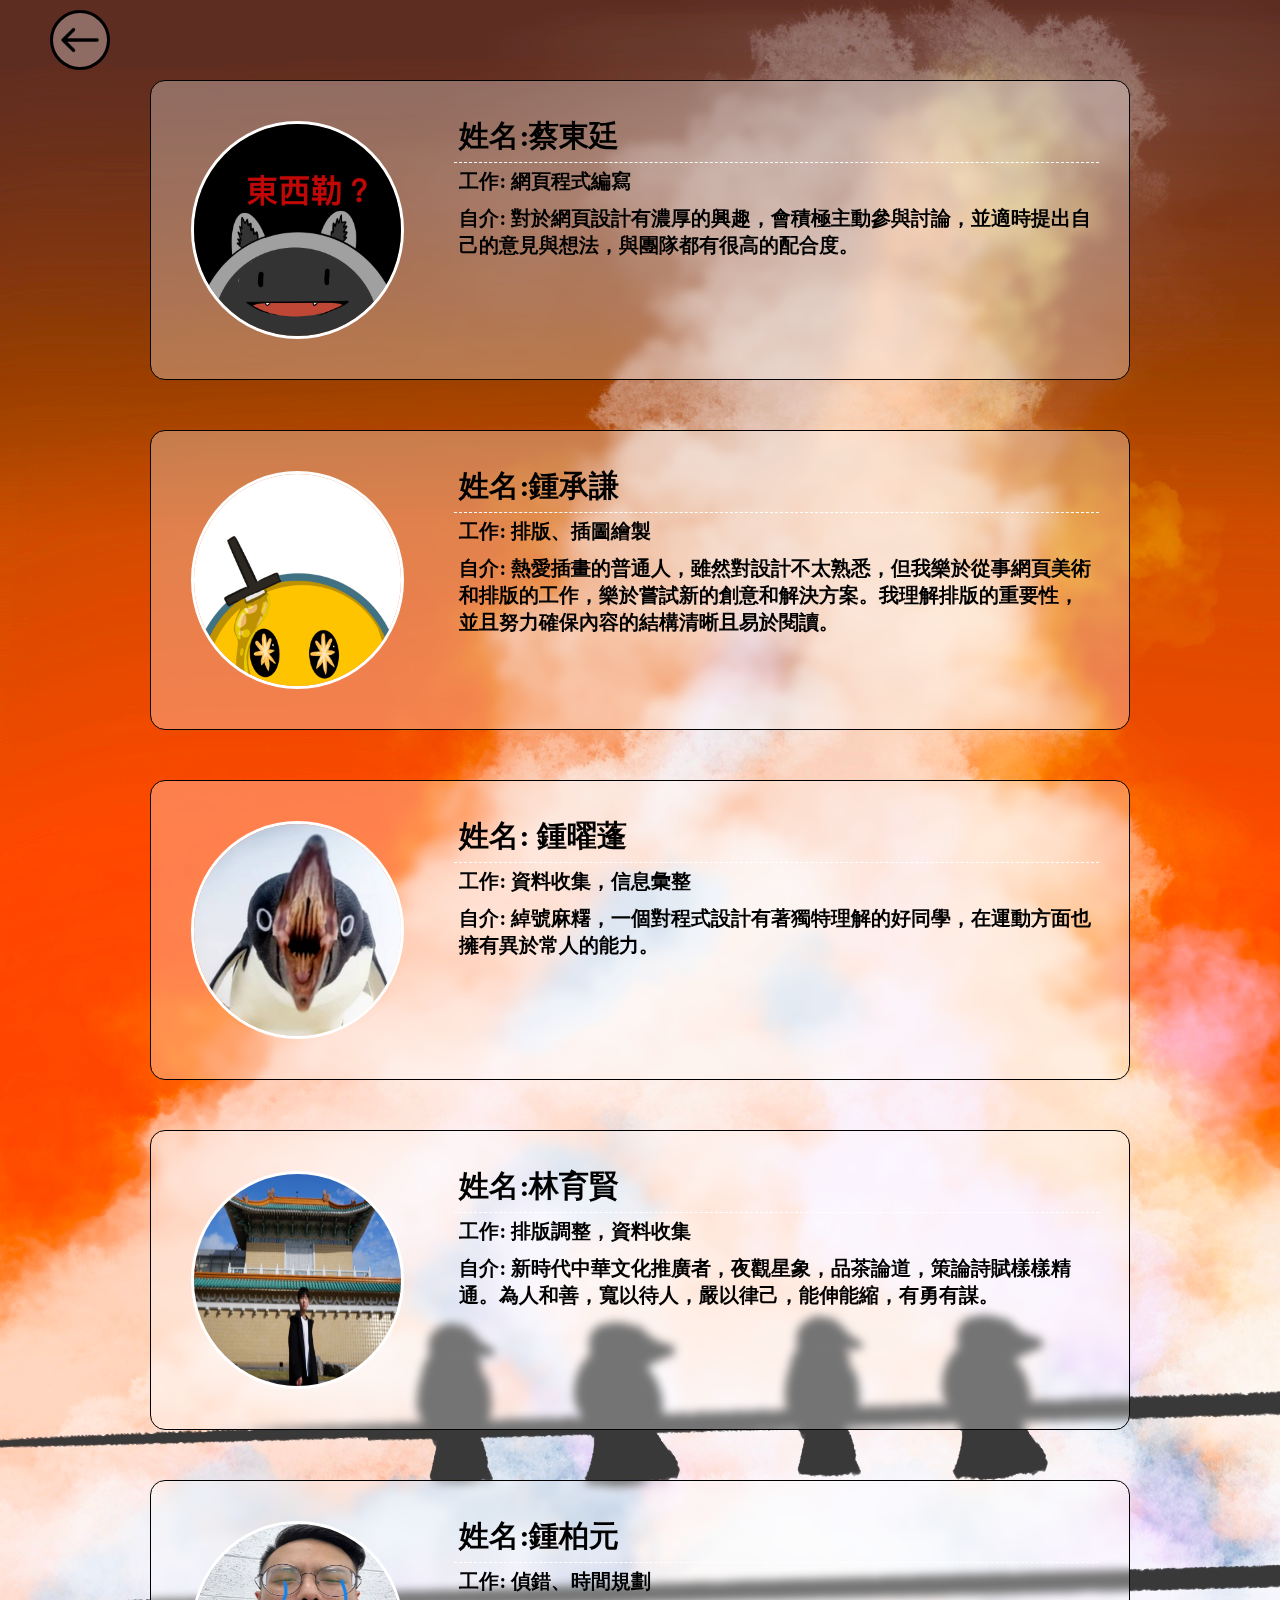
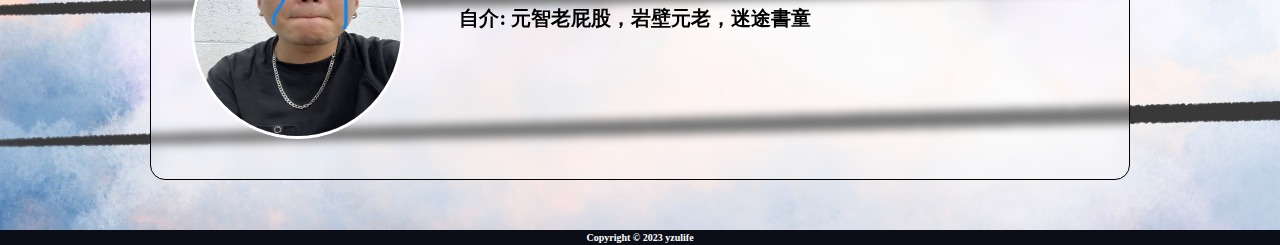
<file: author.html>
<!DOCTYPE html>
<html lang="en">

<head>
    <meta charset="UTF-8">
    <meta name="viewport" content="width=device-width, initial-scale=1.0">
    <title>yzulife</title>
    <link rel="stylesheet" href="./asset/css/author/author.css">
    <link rel="stylesheet" href="./asset/css/author/author-adaptive.css">
</head>

<body>
    <div class="arrow-left" onclick="history.back()"><img src="./asset/picture/author/arrow-left.png" alt=""></div>
    <div class="container-bg">
        <div class="container">
            <div class="item">
                <div class="left"><img id="pt" src="./asset/picture/author/廷.jpg" alt=""></div>
                <div class="right">
                    <h2>姓名:蔡東廷</h2>
                    <p>工作: 網頁程式編寫</p>
                    <p>自介: 對於網頁設計有濃厚的興趣，會積極主動參與討論，並適時提出自己的意見與想法，與團隊都有很高的配合度。</p>
                </div>
            </div>
            <div class="item">
                <div class="left"><img id="pt" src="./asset/picture/author/謙.jpg" alt=""></div>
                <div class="right">
                    <h2>姓名:鍾承謙</h2>
                    <p>工作: 排版、插圖繪製</p>
                    <p>自介: 熱愛插畫的普通人，雖然對設計不太熟悉，但我樂於從事網頁美術和排版的工作，樂於嘗試新的創意和解決方案。我理解排版的重要性，並且努力確保內容的結構清晰且易於閱讀。</p>
                </div>
            </div>
            <div class="item">
                <div class="left"><img id="pt" src="./asset/picture/author/蓬.jpg" alt=""></div>
                <div class="right">
                    <h2>姓名: 鍾曜蓬</h2>
                    <p>工作: 資料收集，信息彙整</p>
                    <p>自介: 綽號麻糬，一個對程式設計有著獨特理解的好同學，在運動方面也擁有異於常人的能力。</p>
                </div>
            </div>
            <div class="item">
                <div class="left"><img id="pt" src="./asset/picture/author/賢.jpg" alt=""></div>
                <div class="right">
                    <h2>姓名:林育賢</h2>
                    <p>工作: 排版調整，資料收集</p>
                    <p>自介: 新時代中華文化推廣者，夜觀星象，品茶論道，策論詩賦樣樣精通。為人和善，寬以待人，嚴以律己，能伸能縮，有勇有謀。</p>
                </div>
            </div>
            <div class="item">
                <div class="left"><img id="pt" src="./asset/picture/author/元.jpg" alt=""></div>
                <div class="right">
                    <h2>姓名:鍾柏元</h2>
                    <p>工作: 偵錯、時間規劃</p>
                    <p>自介: 元智老屁股，岩壁元老，迷途書童</p>
                </div>
            </div>
        </div>
    </div>
    <div class="footer">
        <p>Copyright © 2023 yzulife</p>
    </div>
    <div class="bigitem">
        <div class="close"><img src="./asset/picture/author/close.png" alt=""></div>
        <div class="b-top"><img src="./asset/picture/author/廷.jpg" alt=""></div>
        <div class="b-bottom">
            <h2>姓名:蔡東廷</h2>
            <p>工作: 網頁程式編寫</p>
            <p>自介: 對於網頁設計有濃厚的興趣，會積極主動參與討論，並適時提出自己的意見與想法，與團隊都有很高的配合度。</p>
        </div>
    </div>
    <div class="bigitem">
        <div class="close"><img src="./asset/picture/author/close.png" alt=""></div>
        <div class="b-top"><img src="./asset/picture/author/謙.jpg" alt=""></div>
        <div class="b-bottom">
            <h2>姓名:鍾承謙</h2>
            <p>工作: 排版、插圖繪製</p>
            <p>自介: 熱愛插畫的普通人，雖然對設計不太熟悉，但我樂於從事網頁美術和排版的工作，樂於嘗試新的創意和解決方案。我理解排版的重要性，並且努力確保內容的結構清晰且易於閱讀。</p>
        </div>
    </div>
    <div class="bigitem">
        <div class="close"><img src="./asset/picture/author/close.png" alt=""></div>
        <div class="b-top"><img src="./asset/picture/author/蓬.jpg" alt=""></div>
        <div class="b-bottom">
            <h2>姓名: 鍾曜蓬</h2>
            <p>工作: 資料收集，信息彙整</p>
            <p>自介: 綽號麻糬，一個對程式設計有著獨特理解的好同學，在運動方面也擁有異於常人的能力。</p>
        </div>
    </div>
    <div class="bigitem">
        <div class="close"><img src="./asset/picture/author/close.png" alt=""></div>
        <div class="b-top"><img src="./asset/picture/author/賢.jpg" alt=""></div>
        <div class="b-bottom">
            <h2>姓名:林育賢</h2>
            <p>工作: 排版調整，資料收集</p>
            <p>自介: 新時代中華文化推廣者，夜觀星象，品茶論道，策論詩賦樣樣精通。為人和善，寬以待人，嚴以律己，能伸能縮，有勇有謀。</p>
        </div>
    </div>
    <div class="bigitem">
        <div class="close"><img src="./asset/picture/author/close.png" alt=""></div>
        <div class="b-top"><img src="./asset/picture/author/元.jpg" alt=""></div>
        <div class="b-bottom">
            <h2>姓名:鍾柏元</h2>
            <p>工作: 偵錯、時間規劃</p>
            <p>自介: 元智老屁股，岩壁元老，迷途書童</p>
        </div>
    </div>
    <script>
        var items = document.getElementsByClassName("left");
        var bigItems = document.getElementsByClassName("bigitem");
        for (var i = 0; i < items.length; i++) {
            items[i].addEventListener("click", function () {
                var index = Array.prototype.indexOf.call(items, this);
                var bigItem = bigItems[index];
                bigItem.style.display = "block";
            });
        }
        var closeButtons = document.getElementsByClassName("close");
        for (var j = 0; j < closeButtons.length; j++) {
            closeButtons[j].addEventListener("click", function () {
                var bigItem = this.parentNode;
                bigItem.style.display = "none";
            });
        }
    </script>
</body>

</html>
</file>
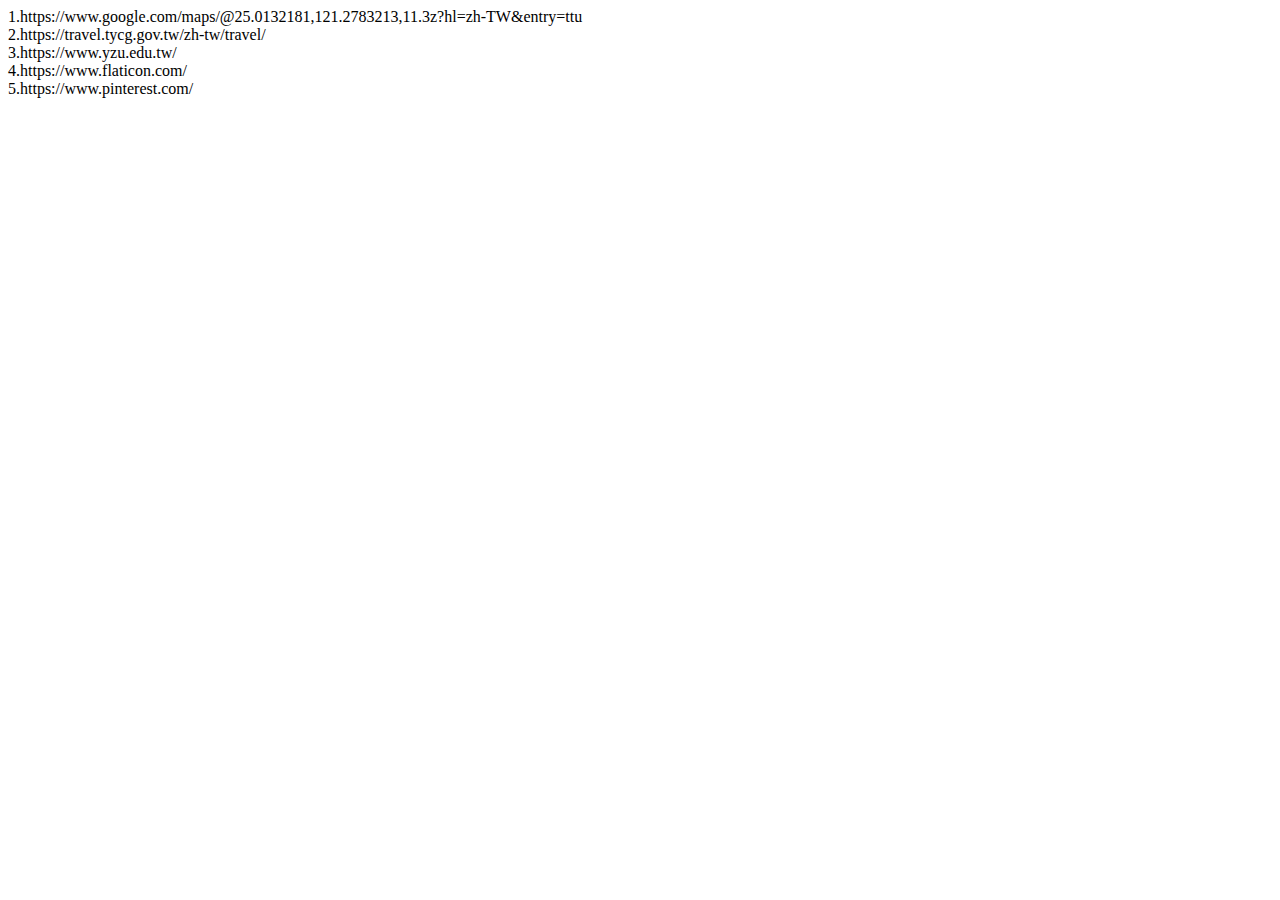
<file: source.html>
<!DOCTYPE html>
<html lang="en">
<head>
    <meta charset="UTF-8">
    <meta name="viewport" content="width=device-width, initial-scale=1.0">
    <title>yzulife</title>
</head>
<body>
    1.https://www.google.com/maps/@25.0132181,121.2783213,11.3z?hl=zh-TW&entry=ttu
    <br>
    2.https://travel.tycg.gov.tw/zh-tw/travel/
    <br>
    3.https://www.yzu.edu.tw/
    <br>
    4.https://www.flaticon.com/
    <br>
    5.https://www.pinterest.com/
</body>
</html>
</file>
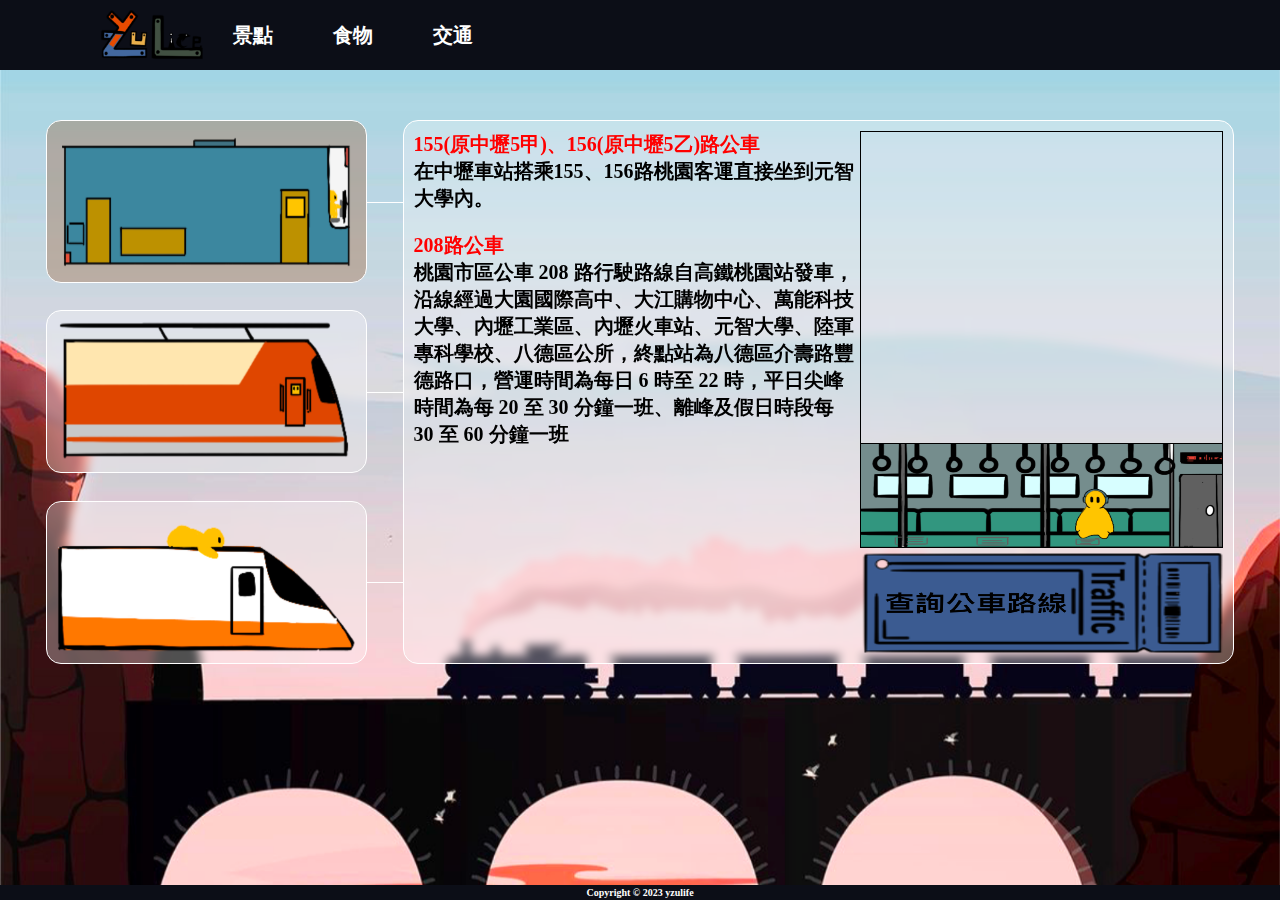
<file: traffic.html>
<!DOCTYPE html>
<html lang="en">

<head>
    <meta charset="UTF-8">
    <meta http-equiv="X-UA-Compatible" content="IE=edge">
    <meta name="viewport" content="width=device-width, initial-scale=1.0">
    <title>yzulife</title>
    <link rel="stylesheet" href="./asset/css/traffic/traffic.css">
    <link rel="stylesheet" href="./asset/css/traffic/traffic-adaptive.css">
</head>

<body>
    <div class="navigation-bg">
        <div class="nav-container navigation">
            <a href="./index.html">
                <img id="nav-logo" src="./asset/picture/index/新logo.png" alt="">
            </a>
            <ul class="nav">
                <li class="navitem"><a href="./viewpoint.html" class="nav-a">景點</a></li>
                <li class="navitem"><a href="./food.html" class="nav-a">食物</a></li>
                <li class="navitem"><a href="./traffic.html" class="nav-a">交通</a></li>
            </ul>
        </div>
    </div>
    <div class="bg">
        <img src="./asset/picture/traffic/bg.png" alt="">
    </div>
    <div class="Container">
        <div class="container">
            <div class="left">
                <div class="left-item">
                    <img src="./asset/picture/traffic/bus.png" alt="">
                    <p>公車</p>
                </div>
                <div class="left-item">
                    <img src="./asset/picture/traffic/train.png" alt="">
                    <p>火車</p>
                </div>
                <div class="left-item">
                    <img src="./asset/picture/traffic/highspeedrail.png" alt="">
                    <p>高鐵</p>
                </div>
            </div>
            <div class="right">
                <div class="right-item">
                    <div class="top">
                        <div class="top-left">
                            <p>
                                <span id="red">155(原中壢5甲)、156(原中壢5乙)路公車</span>
                                <br>
                                在中壢車站搭乘155、156路桃園客運直接坐到元智大學內。
                            </p>
                            <p>
                                <span id="red">208路公車</span>
                                <br>
                                桃園市區公車 208 路行駛路線自高鐵桃園站發車，沿線經過大園國際高中、大江購物中心、萬能科技
                                大學、內壢工業區、內壢火車站、元智大學、陸軍專科學校、八德區公所，終點站為八德區介壽路豐
                                德路口，營運時間為每日 6 時至 22 時，平日尖峰時間為每 20 至 30 分鐘一班、離峰及假日時段每 30 至 60 分鐘一班
                            </p>
                        </div>
                        <div class="top-right">
                            <div class="map">
                                <iframe
                                    src="https://www.google.com/maps/embed?pb=!1m10!1m8!1m3!1d4827.976018083473!2d121.26680467362154!3d24.969670080365308!3m2!1i1024!2i768!4f13.1!5e0!3m2!1szh-TW!2stw!4v1686399046209!5m2!1szh-TW!2stw"
                                    width="600" height="450" style="border:0;" allowfullscreen="" loading="lazy"
                                    referrerpolicy="no-referrer-when-downgrade"></iframe>
                            </div>
                            <div class="map-de">
                                <img src="./asset/picture/traffic/地圖裝飾.png" alt="">
                            </div>
                        </div>
                    </div>
                    <div class="bottom">
                        <div class="bottom-item">
                        </div>
                        <div class="bottom-item">
                            <a href="https://yunbus.tw/lite/search.php?city=Taoyuan " target="_blank"><img
                                    src="./asset/picture/traffic/公車1.png" alt=""></a>
                        </div>
                    </div>
                </div>
                <div class="right-item">
                    <div class="top">
                        <div class="top-left">
                            <p>
                                <span id="red">南下→內壢車站</span>
                                <br>
                                可搭通勤電車至內壢車站下車(或搭對號快車至中壢或桃園車站下車再換搭區間車或公車)。
                            </p>
                            <p>
                                <span id="red">北上→內壢車站</span>
                                <br>
                                新竹以北，可搭區間車至內壢車站下車(或搭對號快車至中壢或桃園車站下車再換搭區間車或公車)。
                            </p>
                            <p>
                                <span id="red">內壢站→元智大學</span>
                                <br>
                                往北(右)步行約五分鐘，則可看見中華路與遠東路口有元智大學指示牌，右轉過平交道，再沿右邊步行約十分鐘即可抵達。
                            </p>
                            <p>
                                ★台北到內壢站通勤電車全票：新台幣51元。
                                <br>
                                ★新竹到內壢站通勤電車全票：新台幣63元。
                            </p>
                        </div>
                        <div class="top-right">
                            <div class="map">
                                <iframe
                                    src="https://www.google.com/maps/embed?pb=!1m28!1m12!1m3!1d3616.8497903297475!2d121.25786117525081!3d24.971224727857173!2m3!1f0!2f0!3f0!3m2!1i1024!2i768!4f13.1!4m13!3e6!4m5!1s0x346821ff2fd71e19%3A0xc491ce244eca31b4!2z5qGD5ZyS5biC5Lit5aOi5Y2A5YWn5aOi54Gr6LuK56uZ!3m2!1d24.97279!2d121.25743!4m5!1s0x34681f5490d43fcd%3A0x186eb5a7e52b332b!2z5qGD5ZyS5biC5Lit5aOi5Y2A6YGg5p2x6Lev5YWD5pm65aSn5a24!3m2!1d24.970317299999998!2d121.2634422!5e0!3m2!1szh-TW!2stw!4v1686402855999!5m2!1szh-TW!2stw"
                                    width="600" height="450" style="border:0;" allowfullscreen="" loading="lazy"
                                    referrerpolicy="no-referrer-when-downgrade"></iframe>
                            </div>
                            <div class="map-de">
                                <img src="./asset/picture/traffic/地圖裝飾.png" alt="">
                            </div>
                        </div>
                    </div>
                    <div class="bottom">
                        <div class="bottom-item">
                            <a href="https://tip.railway.gov.tw/tra-tip-web/tip/tip001/tip112/gobytime"
                                target="_blank"><img src="./asset/picture/traffic/火車1.png" alt=""></a>
                        </div>
                        <div class="bottom-item">
                            <a href="https://traintime.jsy.tw/#/ " target="_blank"><img
                                    src="./asset/picture/traffic/火車2.png" alt=""></a>
                        </div>
                    </div>
                </div>
                <div class="right-item">
                    <div class="top">
                        <div class="top-left">
                            <p>
                                <span id="red">1.搭計程車</span>
                                <br>約 10 公里，行車約 25 分鐘，車資約 300 元。
                            </p>
                            <p><span id="red">2.搭接駁車（免費）</span>
                                <br>至中壢車站（約 20 分鐘），再轉搭火車或公車(1 路、155 路、156路)。
                            </p>
                            <p> <span id="red">3.搭乘公車</span>
                                <br>統聯客運 208 路於元智大學站下車
                            </p>
                        </div>
                        <div class="top-right">
                            <div class="map">
                                <iframe
                                    src="https://www.google.com/maps/embed?pb=!1m28!1m12!1m3!1d28929.808003262497!2d121.22027457254728!3d24.99243543194249!2m3!1f0!2f0!3f0!3m2!1i1024!2i768!4f13.1!4m13!3e6!4m5!1s0x346821a7f82f74c7%3A0x54b1986428555903!2z5qGD5ZyS5biC5Lit5aOi5Y2A6auY6ZC15YyX6Lev5LiA5q615qGD5ZyS6auY6ZC156uZ5YmN5buj5aC0!3m2!1d25.0112275!2d121.2176523!4m5!1s0x34681f5490d43fcd%3A0x186eb5a7e52b332b!2z5qGD5ZyS5biC5Lit5aOi5Y2A6YGg5p2x6Lev5YWD5pm65aSn5a24!3m2!1d24.970317299999998!2d121.2634422!5e0!3m2!1szh-TW!2stw!4v1686402892914!5m2!1szh-TW!2stw"
                                    width="600" height="450" style="border:0;" allowfullscreen="" loading="lazy"
                                    referrerpolicy="no-referrer-when-downgrade"></iframe>
                            </div>
                            <div class="map-de">
                                <img src="./asset/picture/traffic/地圖裝飾.png" alt="">
                            </div>
                        </div>
                    </div>
                    <div class="bottom">
                        <div class="bottom-item">
                        </div>
                        <div class="bottom-item">
                            <a href="http://www.thsrc.com.tw/index.html?force=" target="_blank"><img
                                    src="./asset/picture/traffic/高鐵1.png" alt=""></a>
                        </div>
                    </div>
                </div>
            </div>
        </div>
    </div>
    <div class="footer">
        <p>Copyright © 2023 yzulife</p>
    </div>
    <script>
        // 點擊left-item切換right-item
        const leftItems = document.querySelectorAll('.left-item');
        const rightItems = document.querySelectorAll('.right-item');

        leftItems.forEach((leftItem, index) => {
            leftItem.addEventListener('click', () => {
                rightItems.forEach((rightItem, i) => {
                    if (i === index) {
                        rightItem.style.display = 'block';
                    } else {
                        rightItem.style.display = 'none';
                    }
                });

                leftItems.forEach((item, i) => {
                    if (i === index) {
                        item.classList.add('active');
                    } else {
                        item.classList.remove('active');
                    }
                });
            });
        });
        rightItems[0].style.display = 'block';
        leftItems[0].classList.add('active');
    </script>
</body>

</html>
</file>
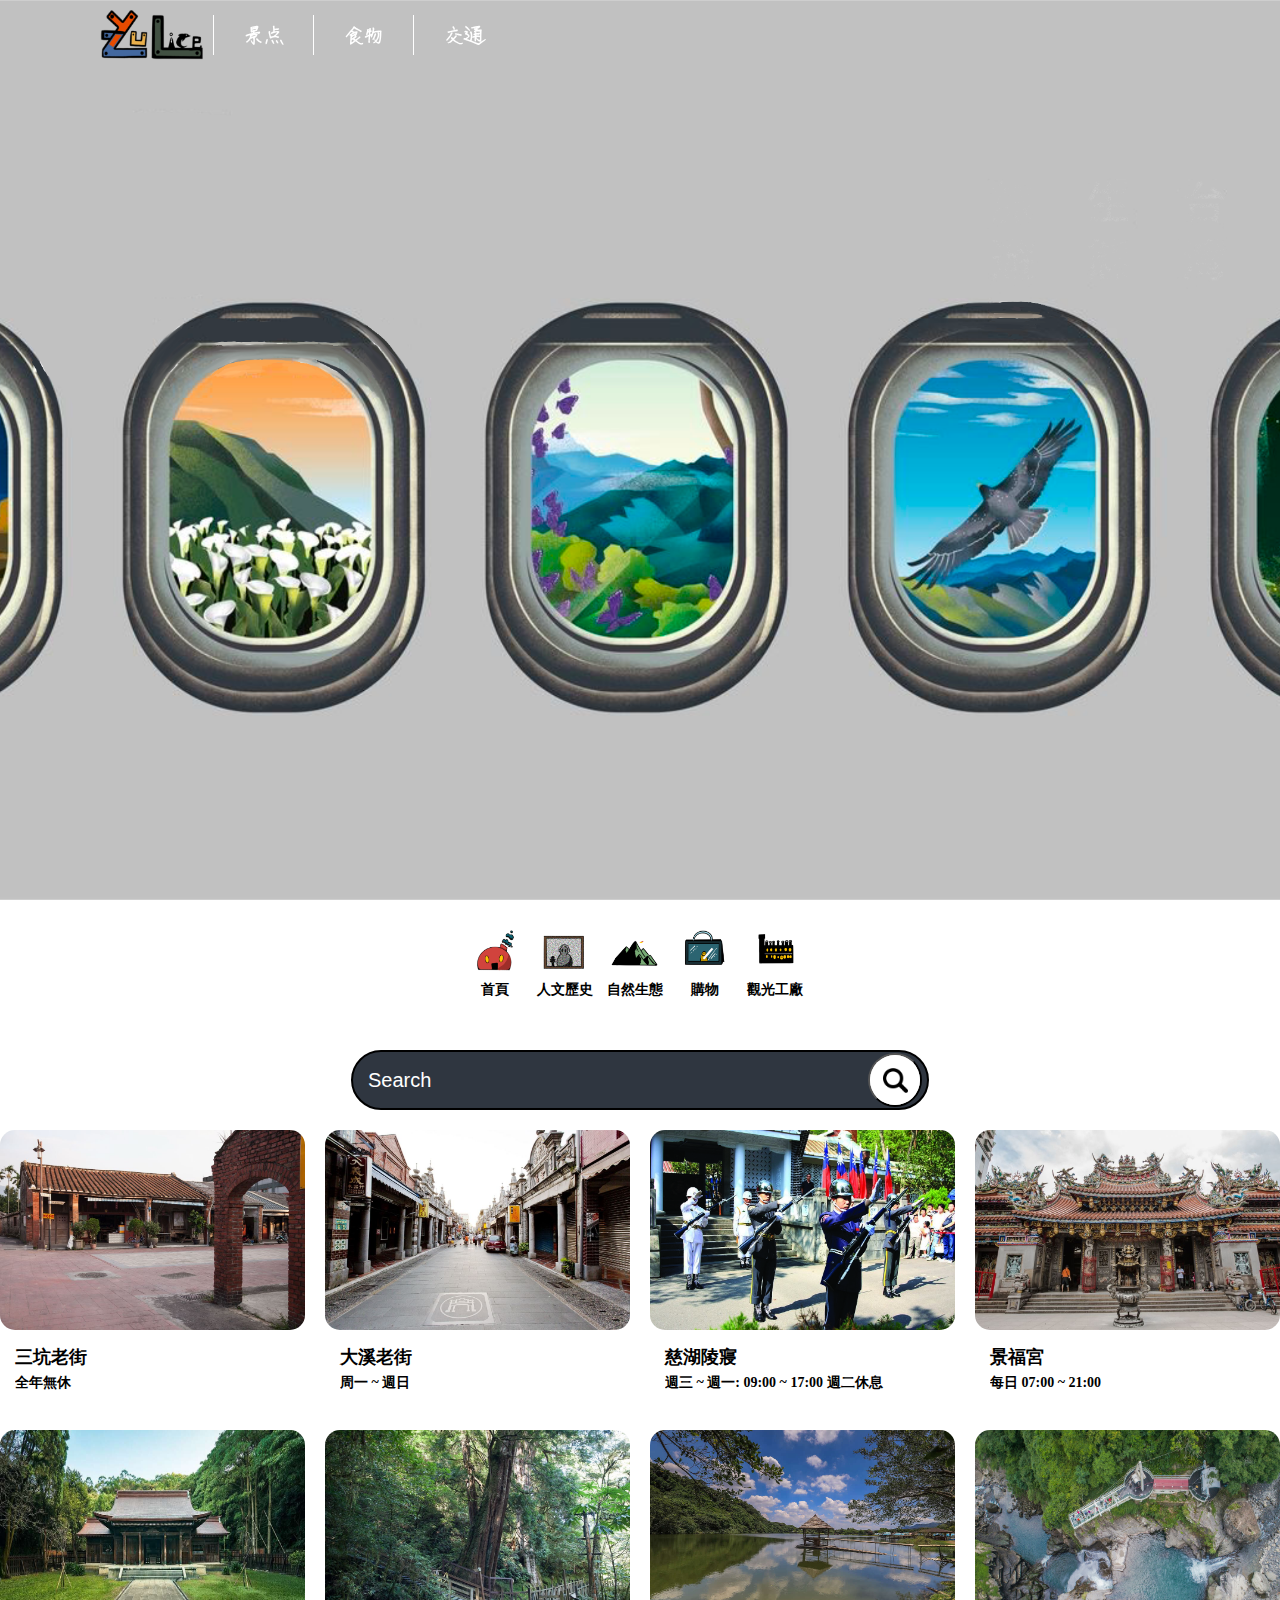
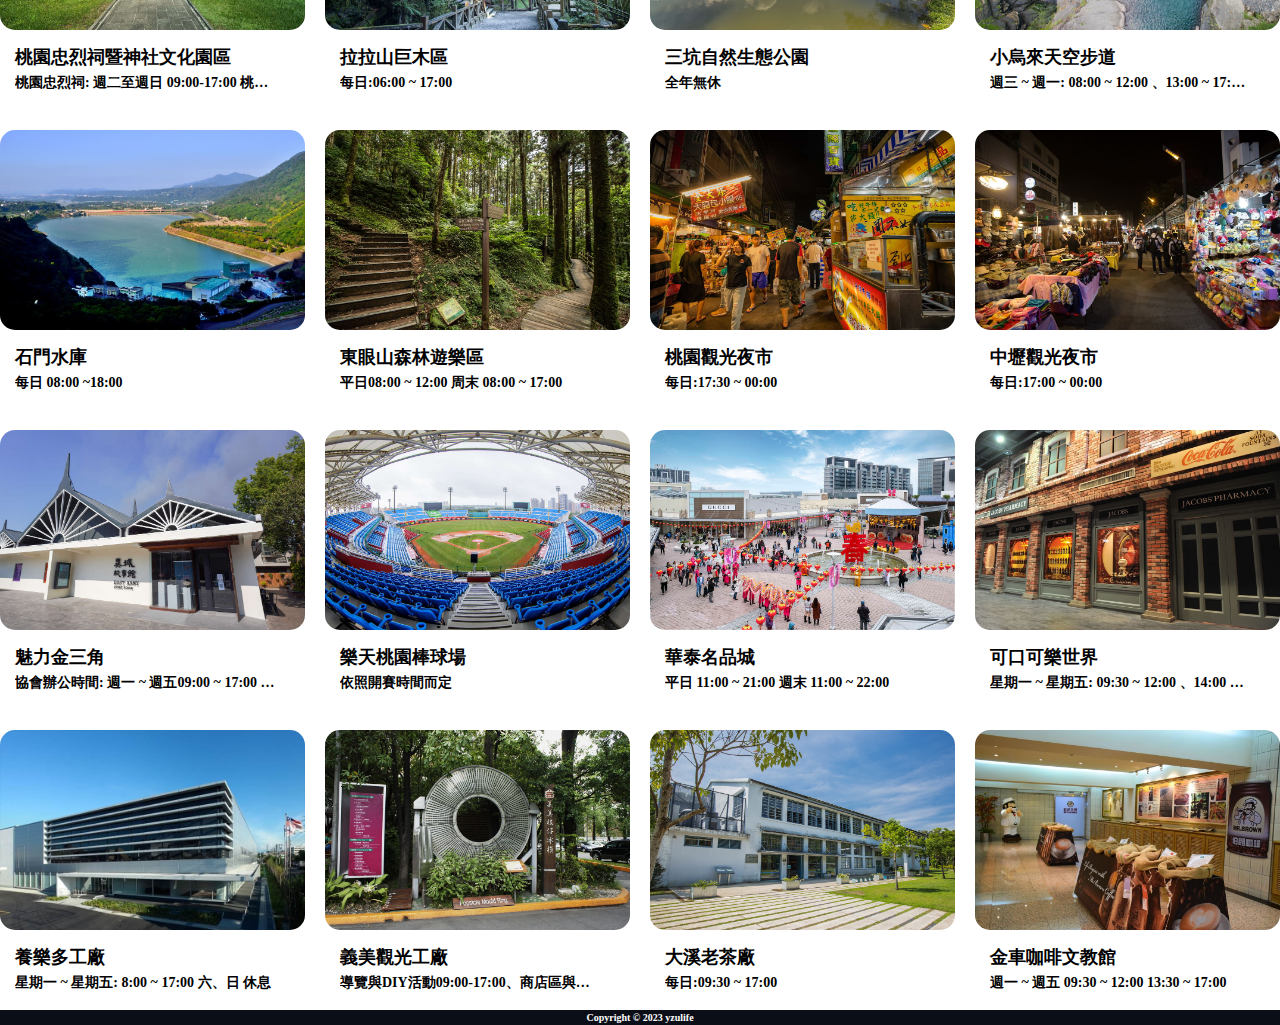
<file: viewpoint.html>
<!DOCTYPE html>
<html lang="en">

<head>
    <meta charset="UTF-8">
    <meta http-equiv="X-UA-Compatible" content="IE=edge">
    <meta name="viewport" content="width=device-width, initial-scale=1.0">
    <title>yzulife</title>
    <link rel="stylesheet" href="./asset/css/swiper/swiper.css">
    <link rel="stylesheet" href="./asset/css/viewpoint/viewpoint.css">
    <link rel="stylesheet" href="./asset/css/viewpoint/viewpoint-adaptive.css">
</head>

<body>
    <div class="navigation-bg">
        <div class="nav-container navigation">
            <a href="./index.html">
                <img id="nav-logo" src="./asset/picture/index/新logo.png" alt="">
            </a>
            <ul class="nav">
                <li class="navitem"><a href="./viewpoint.html" class="nav-a">景点</a></li>
                <li class="navitem"><a href="./food.html" class="nav-a">食物</a></li>
                <li class="navitem"><a href="./traffic.html" class="nav-a">交通</a></li>
            </ul>
        </div>
    </div>
    <div class="big-picture" id="up"></div>
    <div class="topic">
        <div class="topic-item" data-topic="item">
            <div class="topic-pt"><img id="topic-pt" src="./asset/picture/viewpoint/首頁.png" alt=""></div>首頁
        </div>
        <div class="topic-item" data-topic="hh">
            <div class="topic-pt"><img id="topic-pt" src="./asset/picture/viewpoint/歷史.png" alt=""></div>人文歷史
        </div>
        <div class="topic-item" data-topic="ne">
            <div class="topic-pt"><img id="topic-pt" src="./asset/picture/viewpoint/景點.png" alt=""></div>自然生態
        </div>
        <div class="topic-item" data-topic="sp">
            <div class="topic-pt"><img id="topic-pt" src="./asset/picture/viewpoint/購物.png" alt=""></div>購物
        </div>
        <div class="topic-item" data-topic="tf">
            <div class="topic-pt"><img id="topic-pt" src="./asset/picture/viewpoint/觀光工廠.png" alt=""></div>觀光工廠
        </div>
    </div>
    <div class="search-container">
        <div class="search">
            <input type="text" name="" id="searchInput" placeholder="Search" onkeydown="Enter(event)">
            <button type="button" id="search-button" onclick="search()">
                <div class="search-pt"><img id="search-pt" src="./asset/picture/viewpoint/search.png" alt=""></div>
            </button>
        </div>
    </div>
    <div class="container vp">
        <div class="item hh" id="item1">
            <div class="pt"><img id="item-pt" src="./asset/picture/viewpoint/三坑老街1.jpg" alt=""></div>
            <div class="Name">
                <div class="name"><span>三坑老街</span></div>
                <div class="time"><span>全年無休</span></div>
            </div>
        </div>
        <div class="item hh" id="item2">
            <div class="pt"><img id="item-pt" src="./asset/picture/viewpoint/大溪老街1.jpg" alt=""></div>
            <div class="Name">
                <div class="name">大溪老街</div>
                <div class="time">周一 ~ 週日</div>
            </div>
        </div>
        <div class="item hh">
            <div class="pt"><img id="item-pt" src="./asset/picture/viewpoint/慈湖陵寢1.jpg" alt=""></div>
            <div class="Name">
                <div class="name">慈湖陵寢</div>
                <div class="time">週三 ~ 週一: 09:00 ~ 17:00 週二休息</div>
            </div>
        </div>
        <div class="item hh">
            <div class="pt"><img id="item-pt" src="./asset/picture/viewpoint/景福宮1.jpg" alt=""></div>
            <div class="Name">
                <div class="name">景福宮</div>
                <div class="time">每日 07:00 ~ 21:00</div>
            </div>
        </div>
        <div class="item hh">
            <div class="pt"><img id="item-pt" src="./asset/picture/viewpoint/桃園忠烈祠暨神社文化園區1.jpg" alt=""></div>
            <div class="Name">
                <div class="name">桃園忠烈祠暨神社文化園區</div>
                <div class="time">桃園忠烈祠: 週二至週日 09:00-17:00 桃園神社文化園區：週二至週日 09:00-18:00
                </div>
            </div>
        </div>
        <div class="item ne">
            <div class="pt"><img id="item-pt" src="./asset/picture/viewpoint/拉拉山巨木區1.jpg" alt=""></div>
            <div class="Name">
                <div class="name">拉拉山巨木區</div>
                <div class="time">每日:06:00 ~ 17:00</div>
            </div>
        </div>
        <div class="item ne">
            <div class="pt"><img id="item-pt" src="./asset/picture/viewpoint/三坑自然生態公園1.jpg" alt=""></div>
            <div class="Name">
                <div class="name">三坑自然生態公園</div>
                <div class="time">全年無休</div>
            </div>
        </div>
        <div class="item ne">
            <div class="pt"><img id="item-pt" src="./asset/picture/viewpoint/小烏來天空步道1.jpg" alt=""></div>
            <div class="Name">
                <div class="name">小烏來天空步道</div>
                <div class="time">週三 ~ 週一: 08:00 ~ 12:00 、13:00 ~ 17:00 週二休息</div>
            </div>
        </div>
        <div class="item ne">
            <div class="pt"><img id="item-pt" src="./asset/picture/viewpoint/石門水庫1.jpg" alt=""></div>
            <div class="Name">
                <div class="name">石門水庫</div>
                <div class="time">每日 08:00 ~18:00</div>
            </div>
        </div>
        <div class="item ne">
            <div class="pt"><img id="item-pt" src="./asset/picture/viewpoint/東眼山森林遊樂區1.jpg" alt=""></div>
            <div class="Name">
                <div class="name">東眼山森林遊樂區</div>
                <div class="time">平日08:00 ~ 12:00 周末 08:00 ~ 17:00</div>
            </div>
        </div>
        <div class="item sp">
            <div class="pt"><img id="item-pt" src="./asset/picture/viewpoint/桃園觀光夜市1.jpg" alt=""></div>
            <div class="Name">
                <div class="name">桃園觀光夜市</div>
                <div class="time">每日:17:30 ~ 00:00</div>
            </div>
        </div>
        <div class="item sp">
            <div class="pt"><img id="item-pt" src="./asset/picture/viewpoint/中壢觀光夜市1.jpg" alt=""></div>
            <div class="Name">
                <div class="name">中壢觀光夜市</div>
                <div class="time">每日:17:00 ~ 00:00</div>
            </div>
        </div>
        <div class="item sp">
            <div class="pt"><img id="item-pt" src="./asset/picture/viewpoint/魅力金三角1.jpg" alt=""></div>
            <div class="Name">
                <div class="name">魅力金三角</div>
                <div class="time">協會辦公時間: 週一 ~ 週五09:00 ~ 17:00 忠貞新村文化園區全日開放/園區店家暨商圈業者 請參考各店家。</div>
            </div>
        </div>
        <div class="item sp">
            <div class="pt"><img id="item-pt" src="./asset/picture/viewpoint/樂天桃園棒球場1.jpg" alt=""></div>
            <div class="Name">
                <div class="name">樂天桃園棒球場</div>
                <div class="time">依照開賽時間而定</div>
            </div>
        </div>
        <div class="item sp">
            <div class="pt"><img id="item-pt" src="./asset/picture/viewpoint/華泰名品城1.jpg" alt=""></div>
            <div class="Name">
                <div class="name">華泰名品城</div>
                <div class="time">平日 11:00 ~ 21:00 週末 11:00 ~ 22:00</div>
            </div>
        </div>
        <div class="item tf">
            <div class="pt"><img id="item-pt" src="./asset/picture/viewpoint/可口可樂世界1.jpg" alt=""></div>
            <div class="Name">
                <div class="name">可口可樂世界</div>
                <div class="time">星期一 ~ 星期五: 09:30 ~ 12:00 、14:00 ~ 16:30 六、日 休息</div>
            </div>
        </div>
        <div class="item tf">
            <div class="pt"><img id="item-pt" src="./asset/picture/viewpoint/養樂多工廠1.jpg" alt=""></div>
            <div class="Name">
                <div class="name">養樂多工廠</div>
                <div class="time">星期一 ~ 星期五: 8:00 ~ 17:00 六、日 休息</div>
            </div>
        </div>
        <div class="item tf">
            <div class="pt"><img id="item-pt" src="./asset/picture/viewpoint/義美觀光工廠1.jpg" alt=""></div>
            <div class="Name">
                <div class="name">義美觀光工廠</div>
                <div class="time">導覽與DIY活動09:00-17:00、商店區與現烘麵包坊 : 07:00~22:00、見學餐廳 : 11:00~21:00</div>
            </div>
        </div>
        <div class="item tf">
            <div class="pt"><img id="item-pt" src="./asset/picture/viewpoint/大溪老茶廠1.jpg" alt=""></div>
            <div class="Name">
                <div class="name">大溪老茶廠</div>
                <div class="time">每日:09:30 ~ 17:00</div>
            </div>
        </div>
        <div class="item tf">
            <div class="pt"><img id="item-pt" src="./asset/picture/viewpoint/金車咖啡文教館1.jpg" alt=""></div>
            <div class="Name">
                <div class="name">金車咖啡文教館</div>
                <div class="time">週一 ~ 週五 09:30 ~ 12:00 13:30 ~ 17:00</div>
            </div>
        </div>
    </div>
    <div class="false">
        <div>沒有搜尋結果</div>
    </div>
    <div class="footer">
        <p>Copyright © 2023 yzulife</p>
    </div>
    <a href="#up" class="back" title="回到頂端">
        <img src="./asset/picture/viewpoint/up.png" alt="">
    </a>
    <div class="bigitem">
        <div class="big-item bi1">
            <div class="swiper-container">
                <div class="swiper">
                    <div class="swiper-wrapper">
                        <div class="swiper-slide"><img id="swiper-pt" src="./asset/picture/viewpoint/三坑老街1.jpg" alt="">
                        </div>
                        <div class="swiper-slide"><img id="swiper-pt" src="./asset/picture/viewpoint/三坑老街2.jpg" alt="">
                        </div>
                        <div class="swiper-slide"><img id="swiper-pt" src="./asset/picture/viewpoint/三坑老街3.jpg" alt="">
                        </div>
                    </div>
                    <div class="swiper-pagination"></div>
                    <div class="swiper-button-prev"></div>
                    <div class="swiper-button-next"></div>
                </div>
                <div class="address">
                    <h2>名稱: 三坑老街</h2>
                    時間: 全年無休
                    <br>
                    地址: 桃園市龍潭區三坑子
                </div>
            </div>
            <div class="content">
                <h2>介紹:</h2>
                三坑子老街就位於桃園市龍潭區，範圍大致上是以永福宮為聚落的核心，向外至黑白洗，老街呈現外窄內寬的型態，饒富古味，吸引許多遊客駐足。三坑子老街保留了客家的傳統特色，另外也是「大尾鱸鰻」、「愛讓我們在一起」等片拍攝地，值得一遊。
            </div>
            <div class="close"><img id="close" src="./asset/picture/viewpoint/close.png"></div>
        </div>
    </div>
    <div class="bigitem">
        <div class="big-item bi2">
            <div class="swiper-container">
                <div class="swiper">
                    <div class="swiper-wrapper">
                        <div class="swiper-slide"><img id="swiper-pt" src="./asset/picture/viewpoint/大溪老街1.jpg" alt="">
                        </div>
                        <div class="swiper-slide"><img id="swiper-pt" src="./asset/picture/viewpoint/大溪老街2.jpg" alt="">
                        </div>
                        <div class="swiper-slide"><img id="swiper-pt" src="./asset/picture/viewpoint/大溪老街3.jpg" alt="">
                        </div>
                    </div>
                    <div class="swiper-pagination"></div>
                    <div class="swiper-button-prev"></div>
                    <div class="swiper-button-next"></div>
                </div>
                <div class="address">
                    <h2>名稱: 大溪老街</h2>
                    時間: 周一 ~ 週日
                    <br>
                    地址: 桃園市大溪區和平路、中山路
                </div>
            </div>
            <div class="content">
                <h2>介紹:</h2>
                大溪是桃園最早發展的地方，透過大漢溪小帆船行駛淡水河，與大陸貿易興盛，造就了許多商號與商賈。日治大正時代流行巴洛克建築風格，和平路、中山路等老街，各商號融合巴洛克式繁飾主義和閩南傳統裝飾圖案，包括希臘山頭、羅馬柱子和中式的魚、蝙蝠等祈求吉慶的圖案混合，形成一種大溪專有的特色。和平老街因為開發較晚，老屋的保存狀況也較好，街上特色商店林立，十分熱鬧。
            </div>
            <div class="close"><img id="close" src="./asset/picture/viewpoint/close.png"></div>
        </div>
    </div>
    <div class="bigitem">
        <div class="big-item bi3">
            <div class="swiper-container">
                <div class="swiper">
                    <div class="swiper-wrapper">
                        <div class="swiper-slide"><img id="swiper-pt" src="./asset/picture/viewpoint/慈湖陵寢1.jpg" alt="">
                        </div>
                        <div class="swiper-slide"><img id="swiper-pt" src="./asset/picture/viewpoint/慈湖陵寢2.jpg" alt="">
                        </div>
                        <div class="swiper-slide"><img id="swiper-pt" src="./asset/picture/viewpoint/慈湖陵寢3.jpg" alt="">
                        </div>
                    </div>
                    <div class="swiper-pagination"></div>
                    <div class="swiper-button-prev"></div>
                    <div class="swiper-button-next"></div>
                </div>
                <div class="address">
                    <h2>名稱: 慈湖陵寢</h2>
                    時間: 週三 ~ 週一: 09:00 ~ 17:00 週二休息
                    <br>
                    地址: 桃園市大溪區復興路一段1097號
                </div>
            </div>
            <div class="content">
                <h2>介紹:</h2>
                「慈湖陵寢」因中華民國先總統蔣介石先生長眠於此而聞名。慈湖分為前、後慈湖，湖岸水色迷人，楊柳垂青頗有江南風光之美，當年蔣先生以此處酷似浙江奉化老家，並對母親思念之情，而命名為慈湖，並闢建行館(閩浙混合式建築)，民國六十四年逝世便奉厝在此。
            </div>
            <div class="close"><img id="close" src="./asset/picture/viewpoint/close.png"></div>
        </div>
    </div>
    <div class="bigitem">
        <div class="big-item bi4">
            <div class="swiper-container">
                <div class="swiper">
                    <div class="swiper-wrapper">
                        <div class="swiper-slide"><img id="swiper-pt" src="./asset/picture/viewpoint/景福宮1.jpg" alt="">
                        </div>
                        <div class="swiper-slide"><img id="swiper-pt" src="./asset/picture/viewpoint/景福宮2.jpg" alt="">
                        </div>
                        <div class="swiper-slide"><img id="swiper-pt" src="./asset/picture/viewpoint/景福宮3.jpg" alt="">
                        </div>
                    </div>
                    <div class="swiper-pagination"></div>
                    <div class="swiper-button-prev"></div>
                    <div class="swiper-button-next"></div>
                </div>
                <div class="address">
                    <h2>名稱: 景福宮</h2>
                    時間: 每日 07:00 ~ 21:00
                    <br>
                    地址: 桃園市桃園區中正路208號
                </div>
            </div>
            <div class="content">
                <h2>介紹:</h2>
                嘉慶16年間(1811)，桃仔園深受傳染病的危害，百姓遂捐錢蓋廟，耗時二年完工，命名為景福宮，當年規劃為前中後三殿，落成大典盛大邀請官員蒞臨，並受贈「赫聲濯靈｣、「德遍群黎｣、「明赫感應｣等三方匾額(現仍掛於廟內)，顯見此廟興建為地方一大盛事。
            </div>
            <div class="close"><img id="close" src="./asset/picture/viewpoint/close.png"></div>
        </div>
    </div>
    <div class="bigitem">
        <div class="big-item bi5">
            <div class="swiper-container">
                <div class="swiper">
                    <div class="swiper-wrapper">
                        <div class="swiper-slide"><img id="swiper-pt" src="./asset/picture/viewpoint/桃園忠烈祠暨神社文化園區1.jpg"
                                alt="">
                        </div>
                        <div class="swiper-slide"><img id="swiper-pt" src="./asset/picture/viewpoint/桃園忠烈祠暨神社文化園區2.jpg"
                                alt="">
                        </div>
                        <div class="swiper-slide"><img id="swiper-pt" src="./asset/picture/viewpoint/桃園忠烈祠暨神社文化園區3.jpg"
                                alt="">
                        </div>
                    </div>
                    <div class="swiper-pagination"></div>
                    <div class="swiper-button-prev"></div>
                    <div class="swiper-button-next"></div>
                </div>
                <div class="address">
                    <h2 id="long">名稱: 桃園忠烈祠暨神社文化園區</h2>
                    時間: 桃園忠烈祠: 週二至週日 09:00-17:00
                    <br>
                    桃園神社文化園區：週二至週日 09:00-18:00
                    <br>
                    地址: 桃園市桃園區成功路三段200號
                </div>
            </div>
            <div class="content">
                <h2>介紹:</h2>
                座落於桃園市虎頭山上的桃園市忠烈祠，落成於民國二十七年，前身為日本人所建造的「桃園神社」，是臺灣保存最為完整的日治時代神社，建築風格融合了中國古代唐風、日本風及臺灣近代風，採用上等台灣檜木構築，並已在民國八十三年經公告正式被列為市定古蹟；也因為特殊的歷史文化價值，而被電影《KANO》選中成為拍片場景，引領觀眾深刻感受1930年代的歲月回憶。
            </div>
            <div class="close"><img id="close" src="./asset/picture/viewpoint/close.png"></div>
        </div>
    </div>
    <div class="bigitem">
        <div class="big-item bi6">
            <div class="swiper-container">
                <div class="swiper">
                    <div class="swiper-wrapper">
                        <div class="swiper-slide"><img id="swiper-pt" src="./asset/picture/viewpoint/拉拉山巨木區1.jpg"
                                alt="">
                        </div>
                        <div class="swiper-slide"><img id="swiper-pt" src="./asset/picture/viewpoint/拉拉山巨木區2.jpg"
                                alt="">
                        </div>
                        <div class="swiper-slide"><img id="swiper-pt" src="./asset/picture/viewpoint/拉拉山巨木區3.jpg"
                                alt="">
                        </div>
                    </div>
                    <div class="swiper-pagination"></div>
                    <div class="swiper-button-prev"></div>
                    <div class="swiper-button-next"></div>
                </div>
                <div class="address">
                    <h2>名稱: 拉拉山巨木區</h2>
                    時間: 每日:06:00 ~ 17:00
                    <br>
                    地址: 桃園市復興區華陵里11鄰205號
                </div>
            </div>
            <div class="content">
                <h2>介紹:</h2>
                拉拉山巨木區地處桃園復興區與新北烏來區交界，全區海拔介於1500公尺至2130公尺，共有24株巨木，樹齡介於500年至1495年，是全台灣另一處可與阿里山齊名的巨木保護區。旅人循著巨木群環狀步道而行，即能一次近距離捕獲所有巨木。區內巨木除了9號巨木為台灣扁柏，其餘皆為台灣紅檜。
            </div>
            <div class="close"><img id="close" src="./asset/picture/viewpoint/close.png"></div>
        </div>
    </div>
    <div class="bigitem">
        <div class="big-item bi7">
            <div class="swiper-container">
                <div class="swiper">
                    <div class="swiper-wrapper">
                        <div class="swiper-slide"><img id="swiper-pt" src="./asset/picture/viewpoint/三坑自然生態公園1.jpg"
                                alt="">
                        </div>
                        <div class="swiper-slide"><img id="swiper-pt" src="./asset/picture/viewpoint/三坑自然生態公園2.jpg"
                                alt="">
                        </div>
                        <div class="swiper-slide"><img id="swiper-pt" src="./asset/picture/viewpoint/三坑自然生態公園3.jpg"
                                alt="">
                        </div>
                    </div>
                    <div class="swiper-pagination"></div>
                    <div class="swiper-button-prev"></div>
                    <div class="swiper-button-next"></div>
                </div>
                <div class="address">
                    <h2>名稱: 三坑自然生態公園</h2>
                    時間: 全年無休
                    <br>
                    地址: 桃園市龍潭區三坑里堤防旁
                </div>
            </div>
            <div class="content">
                <h2>介紹:</h2>
                三坑自然生態公園位於景色優美的石門水庫大漢溪畔，佔地約3.8公頃，以佔地廣大的生態湖與周邊大草坪休憩區為主體，全區採用生態工法建造，並大量種植當地的原生花草樹種，將生態公園融合了自然景觀，並且規劃有休憩公園、涼亭、木拱橋、戲水渠道等設施，還可串連三坑自行車道，創造出休閒的運動健身空間。
            </div>
            <div class="close"><img id="close" src="./asset/picture/viewpoint/close.png"></div>
        </div>
    </div>
    <div class="bigitem">
        <div class="big-item bi8">
            <div class="swiper-container">
                <div class="swiper">
                    <div class="swiper-wrapper">
                        <div class="swiper-slide"><img id="swiper-pt" src="./asset/picture/viewpoint/小烏來天空步道1.jpg"
                                alt="">
                        </div>
                        <div class="swiper-slide"><img id="swiper-pt" src="./asset/picture/viewpoint/小烏來天空步道2.jpg"
                                alt="">
                        </div>
                        <div class="swiper-slide"><img id="swiper-pt" src="./asset/picture/viewpoint/小烏來天空步道3.jpg"
                                alt="">
                        </div>
                    </div>
                    <div class="swiper-pagination"></div>
                    <div class="swiper-button-prev"></div>
                    <div class="swiper-button-next"></div>
                </div>
                <div class="address">
                    <h2>名稱: 小烏來天空步道</h2>
                    時間: 週三 ~ 週一: 08:00 ~ 12:00、13:00 ~ 17:00 週二休息
                    <br>
                    地址: 桃園市復興區義盛里下宇內1鄰4-6號
                </div>
            </div>
            <div class="content">
                <h2>介紹:</h2>
                小烏來天空步道位於桃園市復興區，懸掛於小烏來瀑布上方，為了實現旅客漫步在雲端的夢想，桃園市政府耗資新台幣800萬元打造此座天空步道，後來更被民眾票選為全台最浪漫景點。天空步道外觀採簡約設計，以幾何線條配置，底部為強化玻璃的建築結構，凌空伸出11公尺的廊道，遊客只要站上距離瀑布底70公尺高的玻璃平台上，就能居高臨下欣賞小烏來溪谷的秀麗美景，以及氣勢磅礡的瀑布景觀，挑戰360度的全新視野。
            </div>
            <div class="close"><img id="close" src="./asset/picture/viewpoint/close.png"></div>
        </div>
    </div>
    <div class="bigitem">
        <div class="big-item bi9">
            <div class="swiper-container">
                <div class="swiper">
                    <div class="swiper-wrapper">
                        <div class="swiper-slide"><img id="swiper-pt" src="./asset/picture/viewpoint/石門水庫1.jpg" alt="">
                        </div>
                        <div class="swiper-slide"><img id="swiper-pt" src="./asset/picture/viewpoint/石門水庫2.jpg" alt="">
                        </div>
                        <div class="swiper-slide"><img id="swiper-pt" src="./asset/picture/viewpoint/石門水庫3.jpg" alt="">
                        </div>
                    </div>
                    <div class="swiper-pagination"></div>
                    <div class="swiper-button-prev"></div>
                    <div class="swiper-button-next"></div>
                </div>
                <div class="address">
                    <h2>名稱: 石門水庫</h2>
                    時間: 每日 08:00 ~18:00
                    <br>
                    地址: 桃園市大溪區復興里環湖路一段68號
                </div>
            </div>
            <div class="content">
                <h2>介紹:</h2>
                石門水庫曾經是遠東最大的水庫，目前亦是台灣北部的重要水庫之一，一年四季，湖光山色，風景秀麗。石門水庫對外可連接十幾個旅遊景點，園區大小公園綠樹成林，有自行車步道，也有環湖遊艇，提供旅客多元的休閒樂趣。
            </div>
            <div class="close"><img id="close" src="./asset/picture/viewpoint/close.png"></div>
        </div>
    </div>
    <div class="bigitem">
        <div class="big-item bi10">
            <div class="swiper-container">
                <div class="swiper">
                    <div class="swiper-wrapper">
                        <div class="swiper-slide"><img id="swiper-pt" src="./asset/picture/viewpoint/東眼山森林遊樂區1.jpg"
                                alt="">
                        </div>
                        <div class="swiper-slide"><img id="swiper-pt" src="./asset/picture/viewpoint/東眼山森林遊樂區2.jpg"
                                alt="">
                        </div>
                        <div class="swiper-slide"><img id="swiper-pt" src="./asset/picture/viewpoint/東眼山森林遊樂區3.jpg"
                                alt="">
                        </div>
                    </div>
                    <div class="swiper-pagination"></div>
                    <div class="swiper-button-prev"></div>
                    <div class="swiper-button-next"></div>
                </div>
                <div class="address">
                    <h2>名稱: 東眼山森林遊樂區</h2>
                    時間: 平日08:00 ~ 12:00 周末 08:00 ~ 17:00
                    <br>
                    地址: 桃園市復興區霞雲里佳志35號
                </div>
            </div>
            <div class="content">
                <h2>介紹:</h2>
                東眼山森林遊樂區擁有長達16公里的森林浴步道，主要包含了可攀爬標高1,212公尺東眼山主峰的「自導式步道」；以林業文化及伐木集材展示為主題的「知性步道」；位於林道盡頭，一大一小狀似慈母帶著小孩的「親子峰步道」；展示約三千萬年前生痕化石的「化石林道」等四大登山步道，每條步道生態景觀、林相風光各有不同，讓遊客可以從不同角度來親近東眼山。
            </div>
            <div class="close"><img id="close" src="./asset/picture/viewpoint/close.png"></div>
        </div>
    </div>
    <div class="bigitem">
        <div class="big-item bi11">
            <div class="swiper-container">
                <div class="swiper">
                    <div class="swiper-wrapper">
                        <div class="swiper-slide"><img id="swiper-pt" src="./asset/picture/viewpoint/桃園觀光夜市1.jpg"
                                alt="">
                        </div>
                        <div class="swiper-slide"><img id="swiper-pt" src="./asset/picture/viewpoint/桃園觀光夜市2.jpg"
                                alt="">
                        </div>
                        <div class="swiper-slide"><img id="swiper-pt" src="./asset/picture/viewpoint/桃園觀光夜市3.jpg"
                                alt="">
                        </div>
                    </div>
                    <div class="swiper-pagination"></div>
                    <div class="swiper-button-prev"></div>
                    <div class="swiper-button-next"></div>
                </div>
                <div class="address">
                    <h2>名稱: 桃園觀光夜市</h2>
                    時間: 每日:17:30 ~ 00:00
                    <br>
                    地址: 桃園市桃園區中正路與北埔路口
                </div>
            </div>
            <div class="content">
                <h2>介紹:</h2>
                桃園觀光夜市全長約3公里，設有超過200個攤位，以傳統小吃最具代表，舉凡各式地方小吃、台式料理、海鮮熱炒、甜湯冰品、滷味燒烤等，數家老字號小吃攤道盡不少桃園人成長的共同回憶；其他諸如小朋友的遊樂設施、時尚皮件、生活雜貨、家飾寢具、男女飾品、流行服飾，到各式日常用品等都可在此尋得，讓桃園夜市再度成為在地人的生活重心。
            </div>
            <div class="close"><img id="close" src="./asset/picture/viewpoint/close.png"></div>
        </div>
    </div>
    <div class="bigitem">
        <div class="big-item bi12">
            <div class="swiper-container">
                <div class="swiper">
                    <div class="swiper-wrapper">
                        <div class="swiper-slide"><img id="swiper-pt" src="./asset/picture/viewpoint/中壢觀光夜市1.jpg"
                                alt="">
                        </div>
                        <div class="swiper-slide"><img id="swiper-pt" src="./asset/picture/viewpoint/中壢觀光夜市2.jpg"
                                alt="">
                        </div>
                        <div class="swiper-slide"><img id="swiper-pt" src="./asset/picture/viewpoint/中壢觀光夜市3.jpg"
                                alt="">
                        </div>
                    </div>
                    <div class="swiper-pagination"></div>
                    <div class="swiper-button-prev"></div>
                    <div class="swiper-button-next"></div>
                </div>
                <div class="address">
                    <h2>名稱: 中壢觀光夜市</h2>
                    時間: 每日:17:00 ~ 00:00
                    <br>
                    地址: 桃園市中壢區新明路
                </div>
            </div>
            <div class="content">
                <h2>介紹:</h2>
                中壢觀光夜市位於中壢區新明路，範圍在中央西路口與民權路口之間，全長約為700公尺，是桃園市數一數二的觀光夜市。一旁鄰近多所學校，早上為普通交通道路，會有許多校車行經此處，每到傍晚就開始擺攤，此時白天車水馬龍的新明路段，就會搖身一變成為攤販聚集的大本營，由兩旁的攤位圍起，與中間道路皆有規律的設置攤位，吸引大批人潮湧入，到了假日更是水洩不通，可說是越夜越美麗。
            </div>
            <div class="close"><img id="close" src="./asset/picture/viewpoint/close.png"></div>
        </div>
    </div>
    <div class="bigitem">
        <div class="big-item bi13">
            <div class="swiper-container">
                <div class="swiper">
                    <div class="swiper-wrapper">
                        <div class="swiper-slide"><img id="swiper-pt" src="./asset/picture/viewpoint/魅力金三角1.jpg" alt="">
                        </div>
                        <div class="swiper-slide"><img id="swiper-pt" src="./asset/picture/viewpoint/魅力金三角2.jpg" alt="">
                        </div>
                        <div class="swiper-slide"><img id="swiper-pt" src="./asset/picture/viewpoint/魅力金三角3.jpg" alt="">
                        </div>
                    </div>
                    <div class="swiper-pagination"></div>
                    <div class="swiper-button-prev"></div>
                    <div class="swiper-button-next"></div>
                </div>
                <div class="address">
                    <h2>名稱: 魅力金三角</h2>
                    時間: 協會辦公時間: 週一 ~ 週五09:00 ~ 17:00
                    <br>
                    忠貞新村文化園區全日開放
                    <br>
                    地址: 桃園市平鎮區中壢、平鎮、八德三區交界的龍岡地區。
                </div>
            </div>
            <div class="content">
                <h2>介紹:</h2>
                商圈以滇緬泰移民為主的美食文化夙負盛名、孤軍首批撤軍來台棲身之忠貞新村原址雖已拆除、改建大樓，但忠貞市場400個傳統攤位、與超過50間各式米干店、國旗屋升旗典禮與雲南公園打歌活動，延續形成多元豐富的飲食文化、移民遷徙故事、多元民族節慶等商圈三大特色，兼容並蓄。
            </div>
            <div class="close"><img id="close" src="./asset/picture/viewpoint/close.png"></div>
        </div>
    </div>
    <div class="bigitem">
        <div class="big-item bi14">
            <div class="swiper-container">
                <div class="swiper">
                    <div class="swiper-wrapper">
                        <div class="swiper-slide"><img id="swiper-pt" src="./asset/picture/viewpoint/樂天桃園棒球場1.jpg"
                                alt="">
                        </div>
                        <div class="swiper-slide"><img id="swiper-pt" src="./asset/picture/viewpoint/樂天桃園棒球場2.jpg"
                                alt="">
                        </div>
                        <div class="swiper-slide"><img id="swiper-pt" src="./asset/picture/viewpoint/樂天桃園棒球場3.jpg"
                                alt="">
                        </div>
                    </div>
                    <div class="swiper-pagination"></div>
                    <div class="swiper-button-prev"></div>
                    <div class="swiper-button-next"></div>
                </div>
                <div class="address">
                    <h2>名稱: 樂天桃園棒球場</h2>
                    時間: 依照開賽時間而定
                    <br>
                    地址: 桃園市中壢區領航路一段1號
                </div>
            </div>
            <div class="content">
                <h2>介紹:</h2>
                不論是球賽或是演唱會，2009年啟用的樂天桃園棒球場﹙原名桃園國際棒球場﹚，至今已乘載著許多人的熱血回憶。根據統計，近年來光進場觀賞中華職棒例行賽的人次，每年就屢屢突破40萬大關，因此也被冠上｢超人氣球場｣的稱號。樂天桃園棒球場位於機場捷運A19桃園體育園區，享有｢捷運到站即到場｣的地利之便。周邊還有籃球場、壘球場、青埔棒球場、購物商場、桃園市立美術館以及大型旅宿，打造成全方位的休閒版圖。
            </div>
            <div class="close"><img id="close" src="./asset/picture/viewpoint/close.png"></div>
        </div>
    </div>
    <div class="bigitem">
        <div class="big-item bi15">
            <div class="swiper-container">
                <div class="swiper">
                    <div class="swiper-wrapper">
                        <div class="swiper-slide"><img id="swiper-pt" src="./asset/picture/viewpoint/華泰名品城1.jpg" alt="">
                        </div>
                        <div class="swiper-slide"><img id="swiper-pt" src="./asset/picture/viewpoint/華泰名品城2.jpg" alt="">
                        </div>
                        <div class="swiper-slide"><img id="swiper-pt" src="./asset/picture/viewpoint/華泰名品城3.jpg" alt="">
                        </div>
                    </div>
                    <div class="swiper-pagination"></div>
                    <div class="swiper-button-prev"></div>
                    <div class="swiper-button-next"></div>
                </div>
                <div class="address">
                    <h2>名稱: 華泰名品城</h2>
                    時間: 平日 11:00 ~ 21:00 週末 11:00 ~ 22:00
                    <br>
                    地址: 桃園市中壢區春德路189號
                </div>
            </div>
            <div class="content">
                <h2>介紹:</h2>
                全台首座美式露天Outlets「華泰名品城」位於桃園高鐵站、機場捷運A18站旁。2015年底風光進駐，2019年5月全期擴大營運。匯集海內外超過285個國際品牌及人氣餐廳，天天提供2折以上的折扣優惠。透過創意行銷活動、優質商品與細膩服務，致力於帶給人們舒適愉悅的購物體驗！
            </div>
            <div class="close"><img id="close" src="./asset/picture/viewpoint/close.png"></div>
        </div>
    </div>
    <div class="bigitem">
        <div class="big-item bi16">
            <div class="swiper-container">
                <div class="swiper">
                    <div class="swiper-wrapper">
                        <div class="swiper-slide"><img id="swiper-pt" src="./asset/picture/viewpoint/可口可樂世界1.jpg"
                                alt="">
                        </div>
                        <div class="swiper-slide"><img id="swiper-pt" src="./asset/picture/viewpoint/可口可樂世界2.jpg"
                                alt="">
                        </div>
                        <div class="swiper-slide"><img id="swiper-pt" src="./asset/picture/viewpoint/可口可樂世界3.jpg"
                                alt="">
                        </div>
                    </div>
                    <div class="swiper-pagination"></div>
                    <div class="swiper-button-prev"></div>
                    <div class="swiper-button-next"></div>
                </div>
                <div class="address">
                    <h2>名稱: 可口可樂世界</h2>
                    時間: 星期一 ~ 星期五: 09:30 ~ 12:00 、14:00 ~ 16:30 六、日 休息
                    <br>
                    地址: 桃園市桃園區龜山工業區興邦路46號
                </div>
            </div>
            <div class="content">
                <h2>介紹:</h2>
                想知道「可口可樂」如何建立起充滿歡樂魅力、豐富創意的國度嗎？歡迎來到位在桃園的「可口可樂世界」，來一趟「可口可樂」之旅，從時光長廊走進「可口可樂」的歷史，並探訪「可口可樂」的生產過程，以及「可口可樂」100多年來的精彩的發展故事，這一切都將在「可口可樂世界」為您展開！
            </div>
            <div class="close"><img id="close" src="./asset/picture/viewpoint/close.png"></div>
        </div>
    </div>
    <div class="bigitem">
        <div class="big-item bi17">
            <div class="swiper-container">
                <div class="swiper">
                    <div class="swiper-wrapper">
                        <div class="swiper-slide"><img id="swiper-pt" src="./asset/picture/viewpoint/養樂多工廠1.jpg" alt="">
                        </div>
                        <div class="swiper-slide"><img id="swiper-pt" src="./asset/picture/viewpoint/養樂多工廠2.jpg" alt="">
                        </div>
                        <div class="swiper-slide"><img id="swiper-pt" src="./asset/picture/viewpoint/養樂多工廠3.jpg" alt="">
                        </div>
                    </div>
                    <div class="swiper-pagination"></div>
                    <div class="swiper-button-prev"></div>
                    <div class="swiper-button-next"></div>
                </div>
                <div class="address">
                    <h2>名稱: 養樂多工廠</h2>
                    時間: 星期一 ~ 星期五: 8:00 ~ 17:00 六、日 休息
                    <br>
                    地址: 桃園市中壢區自強一路4號
                </div>
            </div>
            <div class="content">
                <h2>介紹:</h2>
                家喻戶曉的養樂多在台灣已經經營超過半個世紀了，養樂多工廠於民國88年從台北新莊遷移至桃園中壢，民國102年現地重建新廠房，現在的中壢新工廠是兼具綠能、環保、科技化的多元現代化工廠。
            </div>
            <div class="close"><img id="close" src="./asset/picture/viewpoint/close.png"></div>
        </div>
    </div>
    <div class="bigitem">
        <div class="big-item bi18">
            <div class="swiper-container">
                <div class="swiper">
                    <div class="swiper-wrapper">
                        <div class="swiper-slide"><img id="swiper-pt" src="./asset/picture/viewpoint/義美觀光工廠1.jpg"
                                alt="">
                        </div>
                        <div class="swiper-slide"><img id="swiper-pt" src="./asset/picture/viewpoint/義美觀光工廠2.jpg"
                                alt="">
                        </div>
                        <div class="swiper-slide"><img id="swiper-pt" src="./asset/picture/viewpoint/義美觀光工廠3.jpg"
                                alt="">
                        </div>
                    </div>
                    <div class="swiper-pagination"></div>
                    <div class="swiper-button-prev"></div>
                    <div class="swiper-button-next"></div>
                </div>
                <div class="address">
                    <h2>名稱: 義美觀光工廠</h2>
                    時間: 導覽與DIY活動09:00-17:00、商店區與現烘麵包坊 : 07:00~22:00、見學餐廳 : 11:00~21:00
                    <br>
                    地址: 桃園市蘆竹區南工路一段11號
                </div>
            </div>
            <div class="content">
                <h2>介紹:</h2>
                走一趟義美觀光工廠，可以滿足老饕們的味蕾，空氣中飄散的糕餅、麵包香、濃醇的咖啡香，餅乾、糖果、料理食材到冰品等，產品豐富多樣，工廠直送、新鮮味美、安全衛生。充滿生氣的義美生態園區，陳設著見證企業歷史軌跡的生產機具；典雅的歷史展示區，記錄義美一步一腳印，成長茁壯的故事。園區內除設有南北方點心世界、台灣料理，更有注重養生、健康的蔬食套餐，是幸福的賞味之旅。另在美食DIY糕餅區，有一系列DIY活動，只要預約，即可享受親手製作的樂趣與成就感。
            </div>
            <div class="close"><img id="close" src="./asset/picture/viewpoint/close.png"></div>
        </div>
    </div>
    <div class="bigitem">
        <div class="big-item bi19">
            <div class="swiper-container">
                <div class="swiper">
                    <div class="swiper-wrapper">
                        <div class="swiper-slide"><img id="swiper-pt" src="./asset/picture/viewpoint/大溪老茶廠1.jpg" alt="">
                        </div>
                        <div class="swiper-slide"><img id="swiper-pt" src="./asset/picture/viewpoint/大溪老茶廠2.jpg" alt="">
                        </div>
                        <div class="swiper-slide"><img id="swiper-pt" src="./asset/picture/viewpoint/大溪老茶廠3.jpg" alt="">
                        </div>
                    </div>
                    <div class="swiper-pagination"></div>
                    <div class="swiper-button-prev"></div>
                    <div class="swiper-button-next"></div>
                </div>
                <div class="address">
                    <h2>名稱: 大溪老茶廠</h2>
                    時間: 每日:09:30 ~ 17:00
                    <br>
                    地址: 桃園市大溪區新峰里1鄰復興路二段732巷80號
                </div>
            </div>
            <div class="content">
                <h2>介紹:</h2>
                走訪大溪老茶廠，悠然開啟一場名為「品茗時光」的旅程。1926年日人興建角板山工廠，即大溪茶廠的前身，從此寫下大溪製茶的輝煌歷史，可謂當時的「茶金新貴」。然而1956年一場祝融之災讓茶廠幾乎全毀，自2010年開始台灣農林股份有限公司著手重建，才將這隱沒半世紀的茶韻風華，以新舊交融之姿，重現於世人眼前。
            </div>
            <div class="close"><img id="close" src="./asset/picture/viewpoint/close.png"></div>
        </div>
    </div>
    <div class="bigitem">
        <div class="big-item bi20">
            <div class="swiper-container">
                <div class="swiper">
                    <div class="swiper-wrapper">
                        <div class="swiper-slide"><img id="swiper-pt" src="./asset/picture/viewpoint/金車咖啡文教館1.jpg"
                                alt="">
                        </div>
                        <div class="swiper-slide"><img id="swiper-pt" src="./asset/picture/viewpoint/金車咖啡文教館2.jpg"
                                alt="">
                        </div>
                        <div class="swiper-slide"><img id="swiper-pt" src="./asset/picture/viewpoint/金車咖啡文教館3.jpg"
                                alt="">
                        </div>
                    </div>
                    <div class="swiper-pagination"></div>
                    <div class="swiper-button-prev"></div>
                    <div class="swiper-button-next"></div>
                </div>
                <div class="address">
                    <h2>名稱: 金車咖啡文教館</h2>
                    時間: 週一 ~ 週五 09:30 ~ 12:00 13:30 ~ 17:00
                    <br>
                    地址: 桃園市中壢區榮民南路412號
                </div>
            </div>
            <div class="content">
                <h2>介紹:</h2>
                金車公司於1979年在桃園市中壢區設立工廠，並推出「金車麥根沙士」引起消費者的注意，爾後於工廠內設置咖啡生產線，開始生產罐裝咖啡，也就是現在的伯朗咖啡，並以伯朗先生作為至今不變的商標形象，伯朗先生洋化的外貌，象徵其源自於中南美洲，恰好與咖啡的盛產地相符合，這也是金車最初設計商標的概念。
            </div>
            <div class="close"><img id="close" src="./asset/picture/viewpoint/close.png"></div>
        </div>
    </div>
    <script>
        //主題分類
        var topicItems = document.getElementsByClassName('topic-item');
        var noitem = document.getElementsByClassName('false');

        for (var i = 0; i < topicItems.length; i++) {
            topicItems[i].addEventListener('click', function () {
                var topic = this.getAttribute('data-topic');
                var items = document.getElementsByClassName('item');

                for (var k = 0; k < noitem.length; k++) {
                    noitem[k].style.display = 'none';
                }

                var vpElements = document.getElementsByClassName('vp');
                for (var m = 0; m < vpElements.length; m++) {
                    vpElements[m].style.gap = '';
                }

                for (var j = 0; j < items.length; j++) {
                    if (items[j].classList.contains(topic)) {
                        items[j].style.display = 'block';
                    } else {
                        items[j].style.display = 'none';
                    }
                }
            });
        }
    </script>
    <script>
        // 搜尋功能
        function Enter(event) {
            if (event.keyCode === 13) {
                search();
            }
        }

        function search() {
            var searchKeyword = document.getElementById("searchInput").value.toLowerCase();
            var items = document.getElementsByClassName("item");
            var hasMatchingItem = false;
            var noitem = document.getElementsByClassName("false")[0];
            var vp = document.getElementsByClassName("vp")[0];
            vp.style.gap = "";

            if (searchKeyword.trim() === "") {
                return;
            }

            for (var i = 0; i < items.length; i++) {
                var itemName = items[i].getElementsByClassName("name")[0].textContent.toLowerCase();

                if (itemName.includes(searchKeyword)) {
                    items[i].style.display = "block";
                    hasMatchingItem = true;
                } else {
                    items[i].style.display = "none";
                }
            }

            if (!hasMatchingItem) {
                noitem.style.display = "block";
                vp.style.gap = "0";
            }

            else {
                noitem.style.display = "none";
            }
        }
    </script>
    <script src="./asset/js/swiper.js"></script>
    <script>
        // 輪播圖設定
        var mySwiper = new Swiper('.swiper', {
            loop: true,
            pagination: {
                el: '.swiper-pagination',
            },
            navigation: {
                nextEl: '.swiper-button-next',
                prevEl: '.swiper-button-prev',
            },
        })        
    </script>
    <script>
        var items = document.getElementsByClassName("item");
        var bigItems = document.getElementsByClassName("bigitem");

        for (var i = 0; i < items.length; i++) {
            items[i].addEventListener("click", function () {
                var index = Array.prototype.indexOf.call(items, this);
                var bigItem = bigItems[index];
                bigItem.style.display = "block";
                bigItem.classList.add("fadeInUp");
                document.body.style.overflow = 'hidden';
                document.body.style.marginRight = '10px';
            });
        }

        var closeButtons = document.getElementsByClassName("close");
        for (var j = 0; j < closeButtons.length; j++) {
            closeButtons[j].addEventListener("click", function () {
                var bigItem = this.parentNode.parentNode;
                bigItem.classList.remove("fadeInUp");
                bigItem.classList.add("fadeOutUp");
                setTimeout(function () {
                    bigItem.style.display = "none";
                    bigItem.classList.remove("fadeOutUp");
                }, 400);
                document.body.style.overflow = 'auto';
                document.body.style.marginRight = '';
            });
        }
    </script>
    <!-- <script>
        //點擊item打開bigitem
        var items = document.getElementsByClassName("item");
        var bigItems = document.getElementsByClassName("bigitem");
        for (var i = 0; i < items.length; i++) {
            items[i].addEventListener("click", function () {
                var index = Array.prototype.indexOf.call(items, this);
                var bigItem = bigItems[index];
                bigItem.style.display = "block";
                document.body.style.overflow = 'hidden';
                document.body.style.marginRight = '10px';
            });
        }
        var closeButtons = document.getElementsByClassName("close");
        for (var j = 0; j < closeButtons.length; j++) {
            closeButtons[j].addEventListener("click", function () {
                var bigItem = this.parentNode.parentNode;
                bigItem.style.display = "none";
                document.body.style.overflow = 'auto';
                document.body.style.marginRight = '';
            });
        }
    </script> -->
    <script>
        //偵測滾動距離
        window.addEventListener('scroll', function () {
            const navigationBg = document.querySelector('.navigation-bg');
            var backElement = document.querySelector('.back');
            var scrollPosition = window.pageYOffset || document.documentElement.scrollTop;

            if (scrollPosition >= 200) {
                backElement.classList.add('back-show');
                navigationBg.style.backgroundColor = 'rgb(12, 14, 23)';
            } else {
                navigationBg.style.backgroundColor = 'transparent';
                backElement.classList.remove('back-show');
            }
        });
    </script>
</body>

</html>
</file>
<file: asset/css/author/author.css>
* {
    padding: 0;
    margin: 0;
    box-sizing: border-box;
}

html {
    font-size: 20px;
    font-weight: bold;
}

/* ------------------------------------------------------------------------------------------------------ */
/* 滾動條 */
::-webkit-scrollbar {
    width: 10px;
    height: 1px;
}

::-webkit-scrollbar-thumb {
    box-shadow: inset 0 0 5px rgba(0, 0, 0, 0.2);
    background: #535353;
}

::-webkit-scrollbar-track {
    box-shadow: inset 0 0 5px rgba(0, 0, 0, 0.2);
    background: #ededed;
}

/* ---------------------------------------------------------------------------------------------- */
.arrow-left {
    position: absolute;
    top: 10px;
    left: 50px;
    width: 60px;
    height: 60px;
    border-radius: 50%;
    border: 3px solid black;
    cursor: pointer;
    background-color: rgba(255, 255, 255, 0.3);
}

.arrow-left:hover {
    background-color: rgba(255, 255, 255, 0.7);
}

.arrow-left img {
    width: 100%;
    height: 100%;
}

.container-bg {
    background-image: url(../../picture/author/bg.jpg);
}

.container {
    max-width: 1000px;
    margin: auto;
    padding: 80px 10px 50px 10px;
    display: flex;
    flex-direction: column;
    gap: 50px;
}

.item {
    height: 300px;
    display: flex;
    flex-direction: row;
    justify-content: space-evenly;
    border-bottom: 3px dashed white;
    /* padding: 10px; */
    background-color: rgba(255, 255, 255, 0.3);
    backdrop-filter: blur(5px);
    border: 1px solid black;
    border-radius: 15px;
    color: black;
}

.left {
    width: 30%;
    height: 100%;
    padding: 40px;
    cursor: pointer;
}

#pt {
    width: 100%;
    height: 100%;
    border-radius: 50%;
    border: 3px solid white;
}

.right {
    width: 70%;
    height: 100%;
    border-radius: 15px;
    padding: 30px 30px 10px 10px;
}

.right h2 {
    border-bottom: 1px dashed white;
    padding: 5px 0 5px 5px;
}

.right p {
    padding: 5px 0 5px 5px;
}

.bigitem {
    width: 600px;
    height: 600px;
    position: fixed;
    z-index: 1000;
    top: 50%;
    left: 50%;
    transform: translate(-50%, -50%);
    background-color: rgba(255, 255, 255, 0.8);
    backdrop-filter: blur(5px);
    display: none;
}

.b-top,
.b-top img {
    width: 100%;
    height: 100%;
}

.b-bottom {
    display: none;
}

.close {
    width: 50px;
    height: 50px;
    position: absolute;
    top: -50px;
    right: 0;
    padding: 5px;
    cursor: pointer;
}

.close img {
    width: 100%;
    height: 100%;
}

.footer {
    width: 100%;
    bottom: 0;
    font-size: 0.5rem;
    line-height: 1.5;
    background-color: rgb(12, 14, 23);
    text-align: center;
    color: white;
}
</file>
<file: asset/css/author/author-adaptive.css>
@media screen and (max-width:1001px) {
    .item {
        align-items: center;
    }

    .left {
        width: 250px;
        height: 250px;
        padding: 20px;
    }
}

@media screen and (max-width:801px) {
    .left {
        width: 225px;
        height: 225px;
        padding: 20px;
    }
}

@media screen and (max-width:701px) {
    .left {
        width: 200px;
        height: 200px;
        padding: 20px;
    }
}

@media screen and (max-width:601px) {
    .container {
        justify-content: center;
        align-items: center;
        /* margin: auto; */
    }

    .item {
        flex-direction: column;
        height: auto;
        width: 300px;
    }

    .left {
        width: 100%;
        height: 300px;
        padding: 10px;
    }

    .right {
        width: 100%;
        padding: 10px;
    }

    .right h2 {
        border-bottom: 0;
        border-top: 1px dashed white;
        text-align: center;
    }

    .right p {
        display: none;
        padding: 0;
    }

    .bigitem {
        width: 350px;
        height: 600px;
    }

    .b-top {
        display: flex;
        justify-content: center;
        border-bottom: 1px dashed white;
        height: auto;
    }

    .b-top img {
        width: 250px;
        height: 250px;
        border-radius: 50%;
        padding: 10px;
    }

    .b-bottom {
        display: block;
    }

    .b-bottom {
        padding: 10px 20px 0 20px;
    }

    .b-bottom h2 {
        padding: 0 0 20px 0;
    }

    .b-bottom p:nth-last-child(2) {
        padding: 0 0 10px 0;
    }

    .b-bottom p:last-child {
        padding: 10px 0 0 0;
        border-top: 1px solid white;
    }
}
</file>
<file: asset/css/traffic/traffic.css>
* {
    padding: 0;
    margin: 0;
    box-sizing: border-box;
}

html {
    font-size: 20px;
    font-weight: bold;
}

/* ---------------------------------------------------------------------------------------------- */
/* 導覽列 */
.nav-container {
    margin: auto;
    max-width: 1100px;
}

.navigation-bg {
    position: sticky;
    top: 0;
    z-index: 1500;
    /* background-color: rgb(115, 115, 115); */
    background-color: rgb(12, 14, 23);
}

.navigation {
    height: 70px;
    display: flex;
    align-items: center;
    flex-direction: row;
}

#nav-logo {
    display: block;
    height: 50px;
    width: auto;
    margin-left: 10px;
}

.nav {
    display: flex;
    list-style: none;
}

.navitem {
    height: 40px;
    width: 100px;
    display: flex;
    justify-content: center;
    align-items: center;
}

.nav-a {
    display: block;
    text-decoration: none;
    position: relative;
    color: #fff;
    font-size: 1rem;
}

.nav-a::after {
    content: "";
    display: block;
    width: 0%;
    height: 5px;
    background-color: #fff;
    transition: 0.25s;
    position: absolute;
    left: 50%;
    transform: translateX(-50%);
}

.nav-a:hover::after {
    width: 100%;
}

/* ---------------------------------------------------------------------------------------------- */
.footer {
    position: fixed;
    width: 100%;
    bottom: 0;
    z-index: 1400;
    font-size: 0.5rem;
    line-height: 1.5;
    background-color: rgb(12, 14, 23);
    text-align: center;
    color: white;
}

/* ---------------------------------------------------------------------------------------------- */

.bg {
    position: absolute;
    z-index: 0;
    top: 0;
    width: 100vw;
    height: 100vh;
    overflow: hidden;
}

.bg img {
    width: 100%;
    height: 100%;
}

/* --------------------------------- */
.Container {
    width: 100vw;
    display: flex;
    justify-content: center;
    align-items: center;
}

.container {
    position: relative;
    /* margin: auto; */
    /* top: 50%;
    left: 50%;
    transform: translate(-50%, -50%); */
    z-index: 10;
    width: 1200px;
    height: 600px;
    display: flex;
    flex-direction: row;
    padding: 0.5%;
    padding-top: 50px;
}

.left {
    width: 30%;
    height: 100%;
    display: flex;
    flex-direction: column;
    justify-content: space-between;
}

.left-item {
    width: 90%;
    height: 30%;
    border: 1px solid white;
    cursor: pointer;
    position: relative;
    padding: 10px;
    border-radius: 15px;
    background-color: rgba(255, 255, 255, 0.3);
    backdrop-filter: blur(5px);
}

.left-item:nth-child(1) {
    padding: 15px;
}

.left-item::before {
    content: "";
    background-color: #fff;
    position: absolute;
    top: 50%;
    right: -13%;
    width: 13%;
    height: 1px;
}

.left-item img {
    width: 100%;
    height: 100%;
}

.left-item p {
    display: none;
    font-size: 2.5rem;
    font-weight: bold;
}

.left-item:hover {
    display: flex;
    justify-content: center;
    align-items: center;
}

.left-item:hover img {
    display: none;
}

.left-item:hover p {
    display: block;
}

.right {
    width: 70%;
    height: 100%;
}

.right-item {
    width: 100%;
    height: 100%;
    border: 1px solid white;
    border-radius: 15px;
    display: none;
    background-color: rgba(255, 255, 255, 0.3);
    backdrop-filter: blur(5px);
    padding: 10px;
}

.active {
    background-color: rgb(155, 72, 20, 0.3);
    backdrop-filter: blur(5px);
    display: block;
}

/* ----------------------------------------------------------------------- */
.top {
    width: 100%;
    height: 80%;
    display: flex;
    justify-content: space-between;
}

.top-left {
    width: 55%;
    height: 100%;
    font-size: 1rem;
    font-weight: bold;
}

.top-right {
    width: 45%;
    height: 100%;
    display: flex;
    flex-direction: column;
    justify-content: space-between;
    padding: 0 0 0 1px;
}

iframe,
.map-de img {
    width: 100%;
    height: 100%;
}

.map {
    width: 100%;
    height: 75%;
    border: 1px solid black;
}

.map-de {
    width: 100%;
    height: 25%;
    border-width: 0 1px 1px 1px;
    border-style: solid;
}

/* ----------------------------------------------------------------------- */

.bottom {
    width: 100%;
    height: 20%;
    display: flex;
    flex-direction: row;
    justify-content: space-between;
    padding-top: 5px;
}

.bottom-item {
    width: 45%;
    height: 100%;
}

.bottom-item img {
    width: 100%;
    height: 100%;
    cursor: pointer;
}

/* ----------------------------------------------------------------------- */
.top-left p {
    margin-bottom: 1rem;
}

#red {
    color: red;
}
</file>
<file: asset/css/traffic/traffic-adaptive.css>
@media screen and (max-width:1200px) {
    .container {
        width: 1000px;
    }

    .left-item {
        height: 25%;
    }
}

@media screen and (max-width:1000px) {
    .container {
        width: 800px;
    }

    .left-item {
        height: 20%;
    }
}

@media screen and (max-width:800px) {
    .bg {
        width: 100%;
        height: 130vh;
    }

    .Container {
        width: 100%;
    }

    .container {
        width: 600px;
        height: 900px;
        flex-direction: column;
        gap: 10px;
        padding-bottom: 0;
    }

    .left {
        flex-direction: row;
        width: 100%;
        height: 14%;
    }

    .right {
        width: 100%;
        height: 80%;
    }

    .left-item {
        width: 30%;
        height: 100%;
    }

    .left-item::before {
        display: none;
    }

    .left-item p {
        font-size: 2rem;
    }

    .footer {
        position: relative;
    }
}

@media screen and (max-width:600px) {
    .bg {
        height: 1289px;
    }

    .navitem {
        width: 90px;
    }

    .Container {
        padding-top: 0;
    }

    .container {
        width: 350px;
        height: auto;
        flex-direction: column;
        gap: 10px;
        padding-top: 25px;
        padding-bottom: 25px;
    }

    .left {
        height: 80px;
    }

    .right {
        width: 100%;
    }

    .top {
        flex-direction: column;
        justify-content: space-between;
        height: 970px;
    }

    .bottom {
        height: 70px;
    }


    .top-left {
        width: 100%;
        height: 400px;
    }

    .top-right {
        width: 100%;
        height: 400px;
    }

    .left-item p {
        font-size: 1.5rem;
    }
}
</file>
<file: asset/css/viewpoint/viewpoint.css>
* {
    box-sizing: border-box;
    margin: 0;
    padding: 0;
}


@font-face {
    font-family: 'dartsfont';
    src: url('../font/dartsfont.woff') format("woff"),
        url('../font/dartsfont.ttf') format("truetype"),
        url('../font/dartsfont.eot') format("embedded-opentype");
}

html {
    font-size: 20px;
    font-weight: bold;

}

/* ------------------------------------------------------------------------------------------------------ */
/* 回到最頂端按鈕 */
.back {
    position: fixed;
    z-index: 1000;
    bottom: 25px;
    right: 25px;
    width: 50px;
    height: 50px;
    visibility: hidden;
    opacity: 0;
    transform: translateY(200px);
    transition: all 300ms ease 0ms;
}

.back-show {
    visibility: visible;
    opacity: 1;
    transform: translateY(0px);
}

.back img {
    width: 100%;
    height: 100%;
}

/* -------------------------------------------------------------------------------------- */
/* 滾動條 */

::-webkit-scrollbar {
    width: 10px;
    height: 1px;
}

::-webkit-scrollbar-thumb {
    box-shadow: inset 0 0 5px rgba(0, 0, 0, 0.2);
    background: #535353;
}

::-webkit-scrollbar-track {
    box-shadow: inset 0 0 5px rgba(0, 0, 0, 0.2);
    background: #ededed;
}

/* -------------------------------------------------------------------------------------- */

.nav-container {
    margin: auto;
    max-width: 1100px;
}

.navigation-bg {
    position: sticky;
    top: 0;
    z-index: 1500;
    /* background-color: rgb(115, 115, 115); */
    background-color: transparent;
    transition: background-color 0.5s ease;
}

.navigation {
    height: 70px;
    display: flex;
    align-items: center;
    flex-direction: row;
    background-color: transparent;
}

#nav-logo {
    display: block;
    height: 50px;
    width: auto;
    margin-left: 10px;
    padding-right: 10px;
}

.nav {
    display: flex;
    list-style: none;
    font-family: 'dartsfont';
}

.navitem {
    height: 40px;
    width: 100px;
    display: flex;
    justify-content: center;
    align-items: center;
    border-left: 1px white solid;
}

.nav-a {
    display: block;
    text-decoration: none;
    position: relative;
    color: #fff;
    font-size: 1rem;
}

.nav-a::after {
    content: "";
    display: block;
    width: 0%;
    height: 5px;
    background-color: #fff;
    transition: 0.25s;
    position: absolute;
    left: 50%;
    transform: translateX(-50%);
}

.nav-a:hover::after {
    width: 100%;
}

/* -------------------------------------------------------------------------------------- */

.big-picture {
    position: relative;
    top: -70px;
    margin-bottom: -70px;
    /* height: 500px; */
    height: 100vh;
    background: bottom center url(../../picture/viewpoint/topic.png);
    background-size: cover;
}

/* -------------------------------------------------------------------------------------- */
.topic {
    max-width: 600px;
    display: flex;
    justify-content: center;
    margin: auto;
    /* height: 100px; */
    margin-top: 20px;
    /* margin-bottom: 20px; */
}

.topic-item {
    text-decoration: none;
    width: 60px;
    margin-right: 10px;
    font-size: 0.7rem;
    text-align: center;
    padding: 1px;
    cursor: pointer;
}

.topic-pt {
    padding: 5px;
    width: 100%;
    height: 60px;
}

#topic-pt {
    width: 100%;
    height: 100%;
}

/* -------------------------------------------------------------------------------------- */

.search-container {
    max-width: 1300px;
    margin: auto;
    display: flex;
    justify-content: center;
    align-items: center;
    margin-top: 50px;
    margin-bottom: 20px;
}

.search {
    height: 60px;
    display: flex;
    justify-content: row;
    align-items: center;
    border-radius: 50px;
    border: 2px solid black;
    padding-left: 15px;
    padding-right: 5px;
    background-color: #2f3640;
}

#searchInput {
    background: transparent;
    border: 0px;
    -webkit-text-fill-color: white;
    color: white;
    width: 500px;
    height: 30px;
    font-size: 1rem;
    outline-style: none;
}

.search-pt {
    width: 50px;
    height: 50px;
    cursor: pointer;
    background-color: white;
    border-radius: 100%;
    display: flex;
    justify-content: center;
    align-items: center;
}

#search-pt {
    width: 25px;
    height: 25px;
}

#search-button {
    border-radius: 100%;
}

/* -------------------------------------------------------------------------------------- */
.container {
    position: relative;
    z-index: 1;
    margin: auto;
    margin-left: auto;
    margin-right: auto;
}

.vp {
    display: grid;
    max-width: 1300px;
    grid-template-rows: auto;
    grid-template-columns: 1fr 1fr 1fr 1fr;
    gap: 20px;
}

.item {
    height: 280px;
    border-radius: 15px;
    display: flex;
    flex-direction: column;
    cursor: pointer;
    /* border: 2px solid black; */
}

.pt {
    width: 100%;
    height: 200px;
    border-radius: 15px;
    overflow: hidden;
    /* background-color: aqua; */
}

#item-pt {
    width: 100%;
    height: 100%;
}

.Name {
    width: 100%;
    height: 80px;
    padding: 15px;
    display: flex;
    flex-direction: column;
}

.name {
    width: 100%;
    font-size: 0.9rem;
    font-weight: bold;
    margin-bottom: 5px;
}

.time {
    width: 260px;
    font-size: 0.7rem;
    white-space: nowrap;
    overflow: hidden;
    text-overflow: ellipsis;
}

/* -------------------------------------------------------------------------------------- */
.fadeInUp {
    animation: fade-in-up 0.5s ease-in;
}

@keyframes fade-in-up {
    from {
        opacity: 0;
        transform: translateY(50px);
    }

    to {
        opacity: 1;
        transform: translateY(0);
    }
}

.fadeOutUp {
    animation: fade-out-up 0.5s ease-out;
}

@keyframes fade-out-up {
    from {
        opacity: 1;
        transform: translateY(0);
    }

    to {
        opacity: 0;
        transform: translateY(-50px);
    }
}

/* -------------------------------------------------------------------------------------- */

.bigitem {
    position: fixed;
    top: 0;
    left: 0;
    z-index: 2000;
    width: 100vw;
    height: 100vh;
    display: none;
    background-color: rgba(255, 255, 255, 0.7);
    backdrop-filter: blur(5px);
    /* overflow-y: scroll; */
}

.big-item {
    position: relative;
    top: 50%;
    left: 50%;
    transform: translate(-50%, -50%);
    width: 900px;
    height: 550px;
    display: flex;
    flex-direction: row;
    padding: 10px;
    /* background-color: white; */
    border: 5px solid black;
    border-radius: 15px;
    /* background-color: white; */
    background: bottom right url(../../picture/viewpoint/旅遊bg.jpg);
    background-repeat: no-repeat;
    background-size: cover;
}

.close {
    cursor: pointer;
    position: absolute;
    z-index: 2100;
    display: inline-block;
    top: 0px;
    right: 0px;
    border-color: black;
    border-style: dashed;
    border-width: 0px 0px 5px 5px;
    /* border-radius: 50%; */
    width: 40px;
    height: 40px;
    padding: 5px;
    background-color: white;
    border-radius: 0px 10px 0px 0px;
}

.close:hover {
    background-color: #FF2D2D;
}

.close:hover #close {
    transform: rotate(90deg);
    transition: all .2s ease;
}

#close {
    width: 100%;
}

.false {
    max-width: 1300px;
    display: none;
    margin: auto;
    text-align: center;
    line-height: 300px;
    height: 300px;
    font-size: 2rem;
}

/* -------------------------------------------------------------------------------------- */

.swiper-container {
    width: 50%;
    display: flex;
    flex-direction: column;
    justify-content: space-between;
    padding-right: 5px;
}

.swiper {
    width: 100%;
    height: 63%;
}

.swiper-button-next,
.swiper-button-prev {
    color: #fff;
}

.swiper-pagination {
    --swiper-theme-color: #fff;
}

#swiper-pt {
    width: 100%;
    height: 100%;
}

.address {
    width: 100%;
    height: 35%;
    /* background-color: bisque; */
    padding: 10px;
    line-height: 1.5;
    font-size: 1rem;
    overflow: auto;
}

.content {
    padding-left: 5px;
    width: 45%;
    height: 100%;
    /* background-color: blue; */
    padding: 10px;
    font-size: 1rem;
    overflow: auto;
}

#long {
    font-size: 1.4rem;
}

/* ------------------------------------------------------------------------------------ */

.footer {
    width: 100%;
    bottom: 0;
    font-size: 0.5rem;
    line-height: 1.5;
    background-color: rgb(12, 14, 23);
    text-align: center;
    color: white;
}

.language {
    cursor: pointer;
}

/* ----------------------------------------------------------------------------- */
</file>
<file: asset/css/viewpoint/viewpoint-adaptive.css>
@media screen and (max-width:1250px) {
    .vp {
        display: grid;
        max-width: 1000px;
        grid-template-rows: auto;
        grid-template-columns: 1fr 1fr 1fr;
        gap: 20px;
    }
}

@media screen and (max-width:1000px) {
    .big-picture {
        height: 700px;
    }

    .vp {
        display: grid;
        max-width: 700px;
        grid-template-rows: auto;
        grid-template-columns: 1fr 1fr;
        gap: 20px;
    }
}

@media screen and (max-width:900px) {
    .big-item {
        width: 800px;
    }
}

@media screen and (max-width:800px) {
    .big-item {
        width: 700px;
    }
}

@media screen and (max-width:700px) {
    .big-picture {
        height: 500px;
    }

    .vp {
        display: grid;
        max-width: 350px;
        grid-template-rows: auto;
        grid-template-columns: 1fr;
        gap: 20px;
    }

    .big-item {
        flex-direction: column;
        width: 350px;
        height: 700px;
        background: white;
    }

    .swiper-container {
        width: 100%;
        height: 330px;
        padding: 0;
        padding-bottom: 2px;
        border-bottom: 1px dashed black;
        margin-bottom: 2px;
    }

    .address {
        width: 100%;
    }

    .content {
        width: 100%;
    }
}

@media screen and (max-width:500px) {
    .big-picture {
        height: 300px;
    }

    #searchInput {
        width: 270px;
    }

    .navitem {
        width: 90px;
    }
}

@media screen and (max-width:380px) {
    #searchInput {
        width: 180px;
    }
}
</file>
